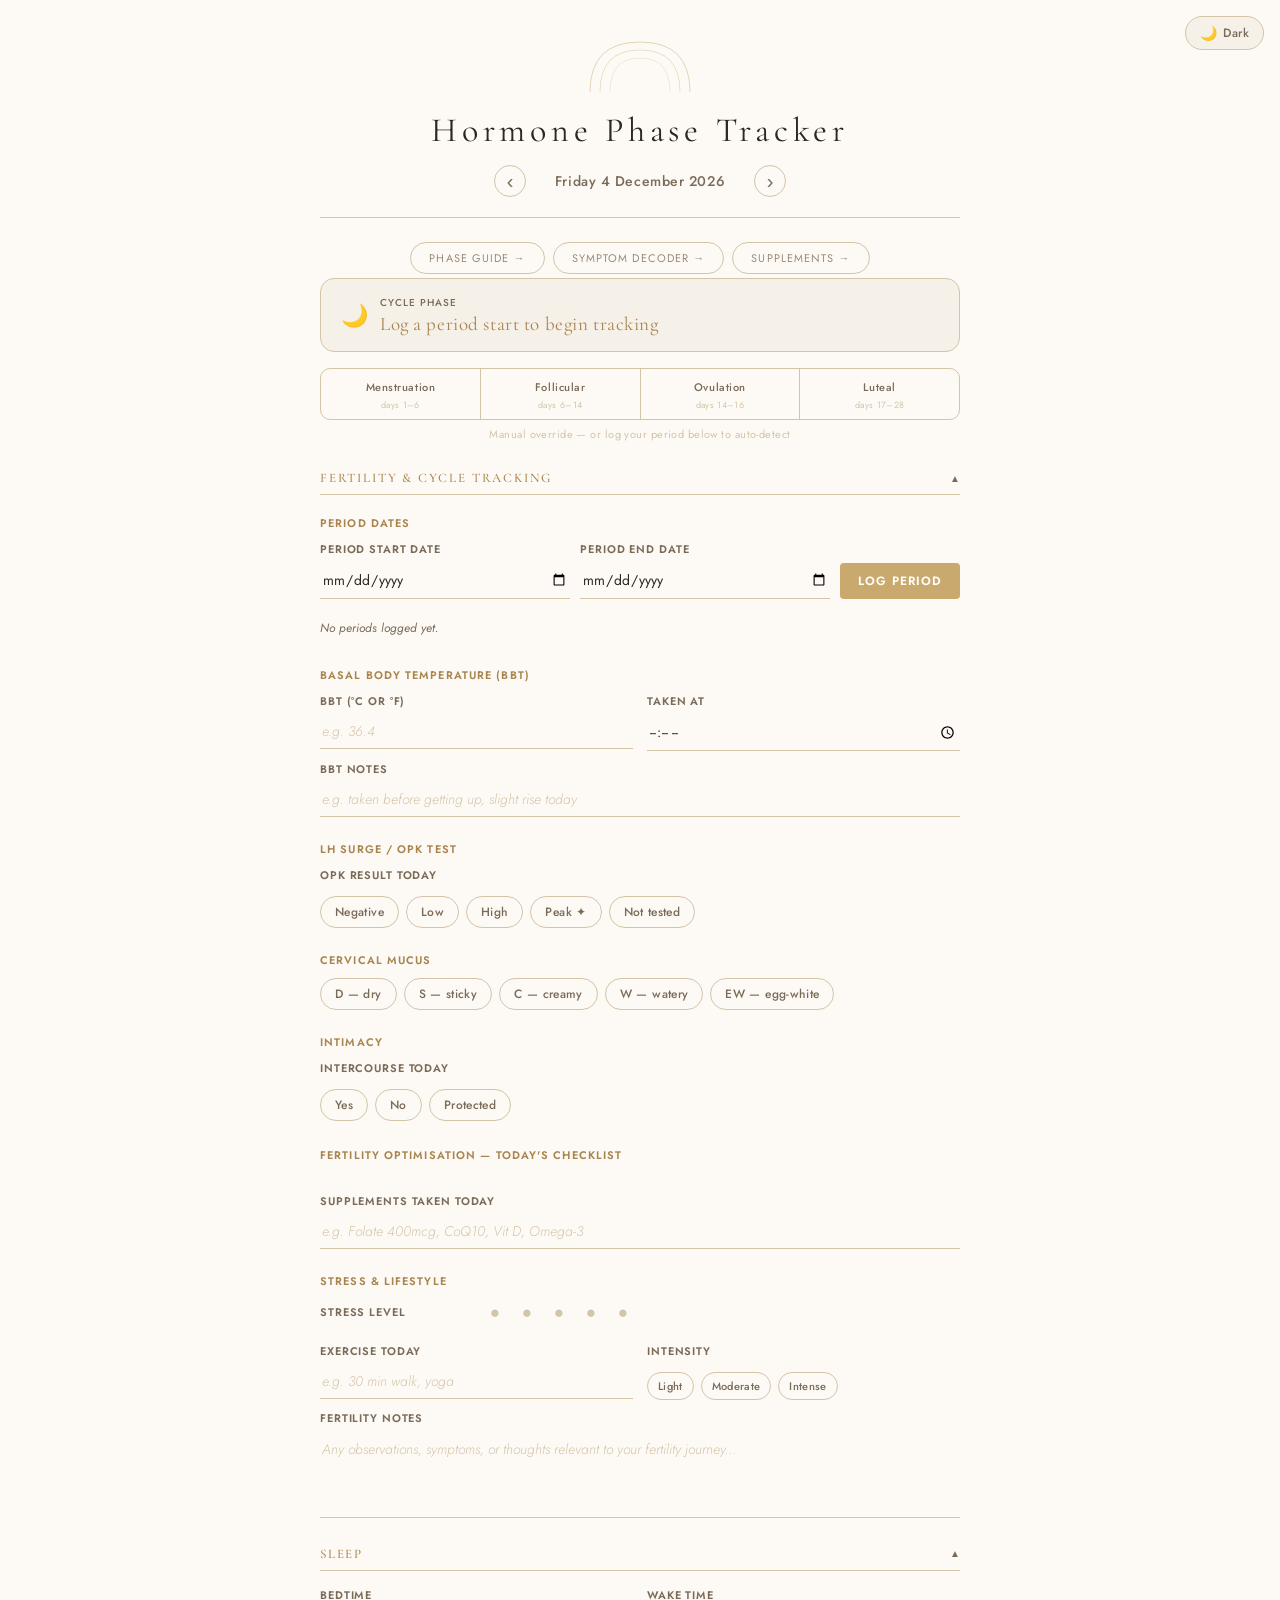
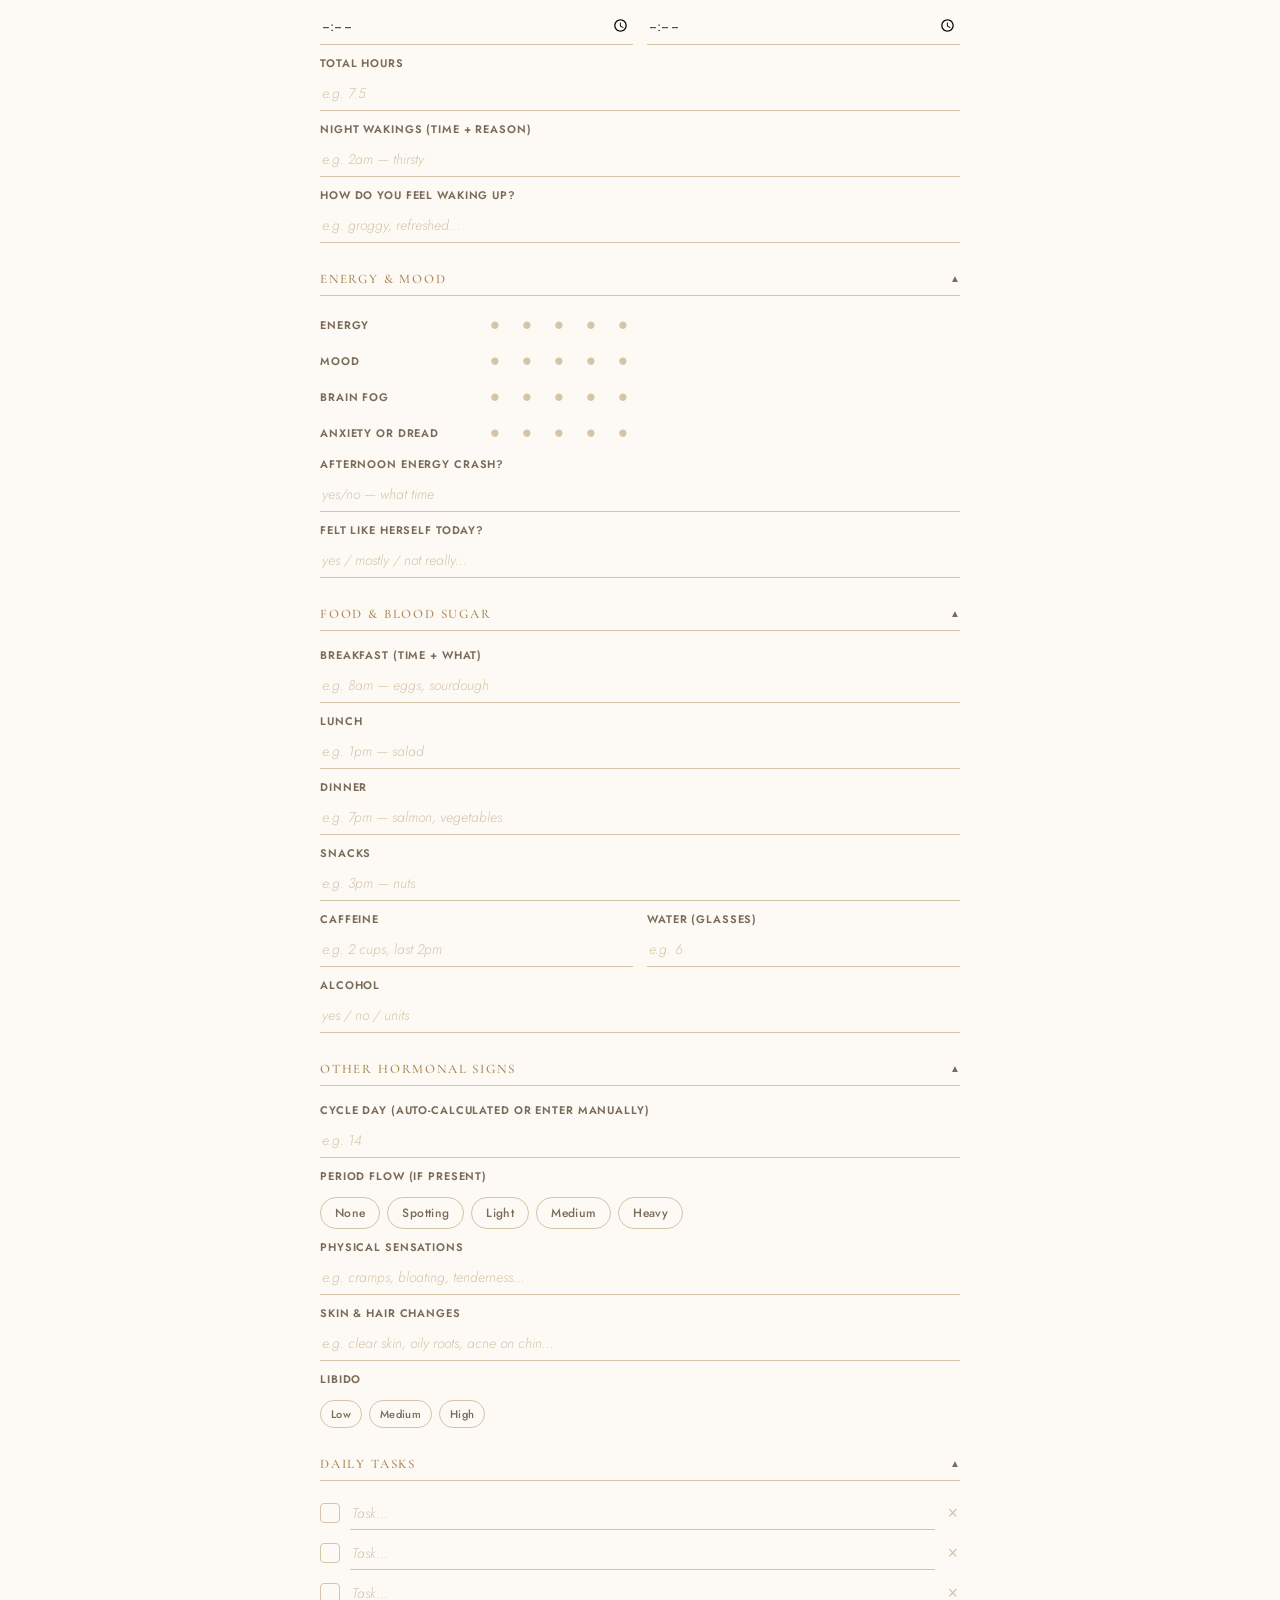
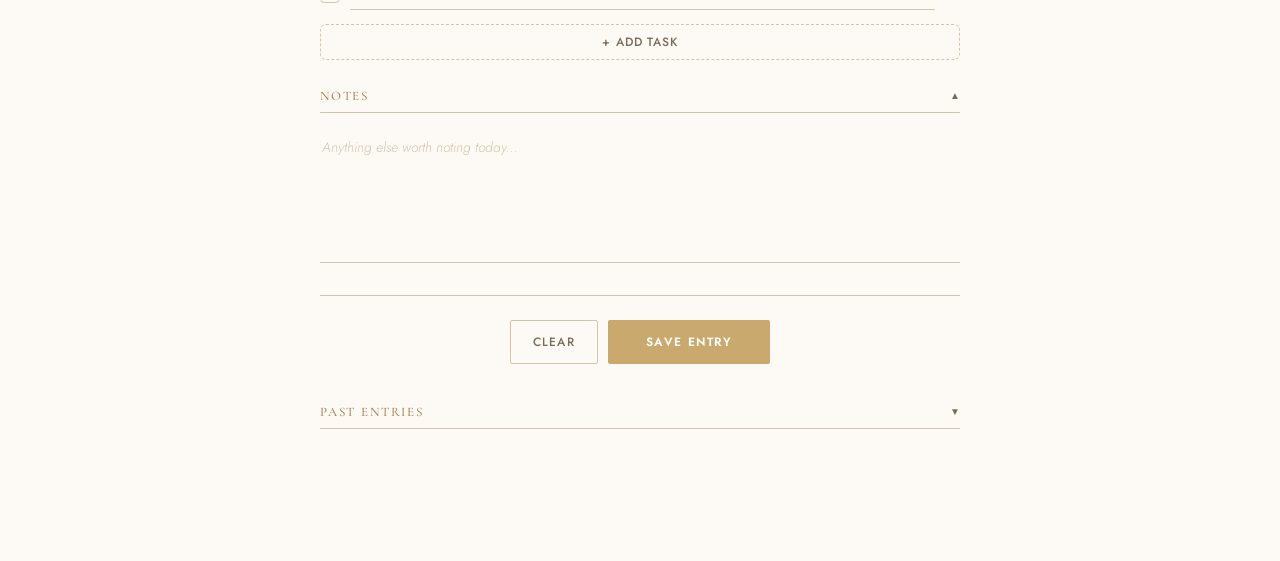
<file: index.html>
<!DOCTYPE html>
<html lang="en">
<head>
  <meta charset="UTF-8" />
  <meta name="viewport" content="width=device-width, initial-scale=1.0" />
  <title>Hormone Phase Tracker</title>
  <link rel="preconnect" href="https://fonts.googleapis.com" />
  <link rel="preconnect" href="https://fonts.gstatic.com" crossorigin />
  <link href="https://fonts.googleapis.com/css2?family=Cormorant+Garamond:ital,wght@0,300;0,400;1,300&family=Jost:wght@300;400&display=swap" rel="stylesheet" />
  <link rel="stylesheet" href="style.css" />
</head>
<body>
<button class="theme-toggle" id="themeToggle" onclick="toggleTheme()" aria-label="Toggle dark mode">
  <span class="toggle-icon" id="toggleIcon">🌙</span>
  <span id="toggleLabel">Dark</span>
</button>
<div class="app" id="app">

  <div class="toast" id="toast">Entry saved ✓</div>

  <!-- Header -->
  <header class="header">
    <div class="arch-decoration" aria-hidden="true">
      <svg viewBox="0 0 120 60" xmlns="http://www.w3.org/2000/svg" width="120" height="60">
        <path d="M10,60 Q10,10 60,10 Q110,10 110,60" fill="none" stroke="#c9a96e" stroke-width="0.8" opacity="0.6"/>
        <path d="M20,60 Q20,18 60,18 Q100,18 100,60" fill="none" stroke="#c9a96e" stroke-width="0.7" opacity="0.5"/>
        <path d="M30,60 Q30,26 60,26 Q90,26 90,60" fill="none" stroke="#c9a96e" stroke-width="0.6" opacity="0.4"/>
      </svg>
    </div>
    <h1>Hormone Phase Tracker</h1>
    <div class="date-row">
      <button class="date-nav" onclick="changeDate(-1)" aria-label="Previous day">&#8249;</button>
      <span class="date-display" id="dateDisplay"></span>
      <button class="date-nav" onclick="changeDate(1)" aria-label="Next day">&#8250;</button>
    </div>
  </header>

  <div style="text-align:center;margin:0.75rem 0 0.25rem;display:flex;gap:8px;justify-content:center;flex-wrap:wrap"><a href="phases.html" style="font-family:Jost,sans-serif;font-size:11px;letter-spacing:0.1em;color:#9a8a78;text-transform:uppercase;text-decoration:none;border:0.5px solid #d4c4a8;padding:7px 18px;border-radius:20px;display:inline-block">Phase guide →</a><a href="symptoms.html" style="font-family:Jost,sans-serif;font-size:11px;letter-spacing:0.1em;color:#9a8a78;text-transform:uppercase;text-decoration:none;border:0.5px solid #d4c4a8;padding:7px 18px;border-radius:20px;display:inline-block">Symptom decoder →</a><a href="supplements.html" style="font-family:Jost,sans-serif;font-size:11px;letter-spacing:0.1em;color:#9a8a78;text-transform:uppercase;text-decoration:none;border:0.5px solid #d4c4a8;padding:7px 18px;border-radius:20px;display:inline-block">Supplements →</a></div>

  <!-- Cycle Intelligence Banner -->
  <div class="cycle-intel" id="cycleIntel">
    <div class="intel-phase">
      <span class="intel-moon" id="intelMoon">🌙</span>
      <div>
        <div class="intel-label">cycle phase</div>
        <div class="intel-name" id="intelName">Log a period start to begin tracking</div>
      </div>
    </div>
    <div class="intel-stats" id="intelStats"></div>
  </div>

  <!-- Phase Wisdom Card -->
  <div class="phase-wisdom" id="phaseWisdom" style="display:none">
    <div class="wisdom-moon" id="wisdomMoon"></div>
    <blockquote class="wisdom-text" id="wisdomText"></blockquote>
  </div>

  <!-- Phase Selector (manual override) -->
  <div class="cycle-bar" role="group" aria-label="Cycle phase selector">
    <button class="cycle-phase" id="ph-menstruation" onclick="setPhase('menstruation')">Menstruation<span class="days">days 1–6</span></button>
    <button class="cycle-phase" id="ph-follicular"   onclick="setPhase('follicular')">Follicular<span class="days">days 6–14</span></button>
    <button class="cycle-phase" id="ph-ovulation"    onclick="setPhase('ovulation')">Ovulation<span class="days">days 14–16</span></button>
    <button class="cycle-phase" id="ph-luteal"       onclick="setPhase('luteal')">Luteal<span class="days">days 17–28</span></button>
  </div>
  <p class="override-note">Manual override — or log your period below to auto-detect</p>

  <!-- ══ FERTILITY TRACKING ══ -->
  <section class="section">
    <div class="section-header" onclick="toggle('fertility')" role="button" aria-expanded="true" aria-controls="fertility">
      <h2>Fertility &amp; Cycle Tracking</h2>
      <span class="section-toggle open" id="tog-fertility" aria-hidden="true">▲</span>
    </div>
    <div class="section-body" id="fertility">

      <!-- Period log -->
      <div class="subsection-label">Period dates</div>
      <div class="period-log-row">
        <div class="field" style="flex:1">
          <label for="periodStart">Period start date</label>
          <input type="date" id="periodStart" />
        </div>
        <div class="field" style="flex:1">
          <label for="periodEnd">Period end date</label>
          <input type="date" id="periodEnd" />
        </div>
        <button class="btn-log-period" onclick="logPeriod()">Log period</button>
      </div>

      <!-- Period history mini list -->
      <div id="periodHistory" class="period-history"></div>

      <!-- Predicted window -->
      <div class="prediction-card" id="predictionCard" style="display:none">
        <div class="pred-row" id="predCycleLen"></div>
        <div class="pred-row" id="predNextPeriod"></div>
        <div class="pred-row fertile" id="predFertileWindow"></div>
        <div class="pred-row ovulation" id="predOvulation"></div>
      </div>

      <!-- BBT -->
      <div class="subsection-label" style="margin-top:14px">Basal body temperature (BBT)</div>
      <div class="row-2">
        <div class="field">
          <label for="bbt">BBT (°C or °F)</label>
          <input type="text" id="bbt" placeholder="e.g. 36.4" />
        </div>
        <div class="field">
          <label for="bbtTime">Taken at</label>
          <input type="time" id="bbtTime" />
        </div>
      </div>
      <div class="field">
        <label for="bbtNotes">BBT notes</label>
        <input type="text" id="bbtNotes" placeholder="e.g. taken before getting up, slight rise today" />
      </div>

      <!-- LH / OPK -->
      <div class="subsection-label" style="margin-top:14px">LH surge / OPK test</div>
      <div class="field">
        <label>OPK result today</label>
        <div class="pill-grid" style="margin-top:8px" role="group" aria-label="OPK result">
          <button class="pill-btn" onclick="selectPill(this,'opk','negative')"    data-group="opk">Negative</button>
          <button class="pill-btn" onclick="selectPill(this,'opk','low')"         data-group="opk">Low</button>
          <button class="pill-btn" onclick="selectPill(this,'opk','high')"        data-group="opk">High</button>
          <button class="pill-btn" onclick="selectPill(this,'opk','peak')"        data-group="opk">Peak ✦</button>
          <button class="pill-btn" onclick="selectPill(this,'opk','not-tested')"  data-group="opk">Not tested</button>
        </div>
      </div>

      <!-- Cervical mucus (moved here, more relevant) -->
      <div class="subsection-label" style="margin-top:14px">Cervical mucus</div>
      <div class="field">
        <div class="pill-grid" role="group" aria-label="Cervical mucus type">
          <button class="pill-btn" onclick="selectPill(this,'mucus','D')"  data-group="mucus">D — dry</button>
          <button class="pill-btn" onclick="selectPill(this,'mucus','S')"  data-group="mucus">S — sticky</button>
          <button class="pill-btn" onclick="selectPill(this,'mucus','C')"  data-group="mucus">C — creamy</button>
          <button class="pill-btn" onclick="selectPill(this,'mucus','W')"  data-group="mucus">W — watery</button>
          <button class="pill-btn" onclick="selectPill(this,'mucus','EW')" data-group="mucus">EW — egg-white</button>
        </div>
      </div>

      <!-- Intimacy -->
      <div class="subsection-label" style="margin-top:14px">Intimacy</div>
      <div class="field">
        <label>Intercourse today</label>
        <div class="pill-grid" style="margin-top:8px" role="group" aria-label="Intimacy">
          <button class="pill-btn" onclick="selectPill(this,'intimacy','yes')"             data-group="intimacy">Yes</button>
          <button class="pill-btn" onclick="selectPill(this,'intimacy','no')"              data-group="intimacy">No</button>
          <button class="pill-btn" onclick="selectPill(this,'intimacy','protected')"       data-group="intimacy">Protected</button>
        </div>
      </div>

      <!-- Fertility optimisation checklist -->
      <div class="subsection-label" style="margin-top:16px">Fertility optimisation — today's checklist</div>
      <div class="fertility-checklist" id="fertilityChecklist"></div>

      <!-- Supplements -->
      <div class="field" style="margin-top:10px">
        <label for="supplements">Supplements taken today</label>
        <input type="text" id="supplements" placeholder="e.g. Folate 400mcg, CoQ10, Vit D, Omega-3" />
      </div>

      <!-- Stress -->
      <div class="subsection-label" style="margin-top:14px">Stress &amp; lifestyle</div>
      <div class="rating-row">
        <label>Stress level</label>
        <div class="stars" id="stars-stress" role="group" aria-label="Stress level out of 5"></div>
      </div>
      <div class="row-2" style="margin-top:8px">
        <div class="field">
          <label for="exercise">Exercise today</label>
          <input type="text" id="exercise" placeholder="e.g. 30 min walk, yoga" />
        </div>
        <div class="field">
          <label for="exerciseIntensity">Intensity</label>
          <div class="pill-grid" style="margin-top:8px" role="group">
            <button class="pill-btn sm" onclick="selectPill(this,'intensity','light')"    data-group="intensity">Light</button>
            <button class="pill-btn sm" onclick="selectPill(this,'intensity','moderate')" data-group="intensity">Moderate</button>
            <button class="pill-btn sm" onclick="selectPill(this,'intensity','intense')"  data-group="intensity">Intense</button>
          </div>
        </div>
      </div>
      <div class="field">
        <label for="fertilityNotes">Fertility notes</label>
        <textarea id="fertilityNotes" rows="3" placeholder="Any observations, symptoms, or thoughts relevant to your fertility journey..."></textarea>
      </div>

    </div>
  </section>

  <!-- Sleep -->
  <section class="section">
    <div class="section-header" onclick="toggle('sleep')" role="button" aria-expanded="true" aria-controls="sleep">
      <h2>Sleep</h2>
      <span class="section-toggle open" id="tog-sleep" aria-hidden="true">▲</span>
    </div>
    <div class="section-body" id="sleep">
      <div class="row-2">
        <div class="field"><label for="bedtime">Bedtime</label><input type="time" id="bedtime" /></div>
        <div class="field"><label for="waketime">Wake time</label><input type="time" id="waketime" /></div>
      </div>
      <div class="field"><label for="totalhours">Total hours</label><input type="text" id="totalhours" placeholder="e.g. 7.5" /></div>
      <div class="field"><label for="nightwakings">Night wakings (time + reason)</label><input type="text" id="nightwakings" placeholder="e.g. 2am — thirsty" /></div>
      <div class="field"><label for="wakefeeling">How do you feel waking up?</label><input type="text" id="wakefeeling" placeholder="e.g. groggy, refreshed..." /></div>
    </div>
  </section>

  <!-- Energy & Mood -->
  <section class="section">
    <div class="section-header" onclick="toggle('energy')" role="button" aria-expanded="true" aria-controls="energy">
      <h2>Energy &amp; Mood</h2>
      <span class="section-toggle open" id="tog-energy" aria-hidden="true">▲</span>
    </div>
    <div class="section-body" id="energy">
      <div class="rating-row"><label>Energy</label><div class="stars" id="stars-energy" role="group" aria-label="Energy rating out of 5"></div></div>
      <div class="rating-row"><label>Mood</label><div class="stars" id="stars-mood" role="group" aria-label="Mood rating out of 5"></div></div>
      <div class="rating-row"><label>Brain fog</label><div class="stars" id="stars-fog" role="group" aria-label="Brain fog rating out of 5"></div></div>
      <div class="rating-row"><label>Anxiety or dread</label><div class="stars" id="stars-anxiety" role="group" aria-label="Anxiety rating out of 5"></div></div>
      <div class="field"><label for="crash">Afternoon energy crash?</label><input type="text" id="crash" placeholder="yes/no — what time" /></div>
      <div class="field"><label for="herself">Felt like herself today?</label><input type="text" id="herself" placeholder="yes / mostly / not really..." /></div>
    </div>
  </section>

  <!-- Food & Blood Sugar -->
  <section class="section">
    <div class="section-header" onclick="toggle('food')" role="button" aria-expanded="true" aria-controls="food">
      <h2>Food &amp; Blood Sugar</h2>
      <span class="section-toggle open" id="tog-food" aria-hidden="true">▲</span>
    </div>
    <div class="section-body" id="food">
      <div class="field"><label for="breakfast">Breakfast (time + what)</label><input type="text" id="breakfast" placeholder="e.g. 8am — eggs, sourdough" /></div>
      <div class="field"><label for="lunch">Lunch</label><input type="text" id="lunch" placeholder="e.g. 1pm — salad" /></div>
      <div class="field"><label for="dinner">Dinner</label><input type="text" id="dinner" placeholder="e.g. 7pm — salmon, vegetables" /></div>
      <div class="field"><label for="snacks">Snacks</label><input type="text" id="snacks" placeholder="e.g. 3pm — nuts" /></div>
      <div class="row-2">
        <div class="field"><label for="caffeine">Caffeine</label><input type="text" id="caffeine" placeholder="e.g. 2 cups, last 2pm" /></div>
        <div class="field"><label for="water">Water (glasses)</label><input type="text" id="water" placeholder="e.g. 6" /></div>
      </div>
      <div class="field"><label for="alcohol">Alcohol</label><input type="text" id="alcohol" placeholder="yes / no / units" /></div>
    </div>
  </section>

  <!-- Cycle & Hormonal Signs -->
  <section class="section">
    <div class="section-header" onclick="toggle('cycle')" role="button" aria-expanded="true" aria-controls="cycle">
      <h2>Other Hormonal Signs</h2>
      <span class="section-toggle open" id="tog-cycle" aria-hidden="true">▲</span>
    </div>
    <div class="section-body" id="cycle">
      <div class="field"><label for="cycleday">Cycle day (auto-calculated or enter manually)</label><input type="number" id="cycleday" min="1" max="40" placeholder="e.g. 14" /></div>
      <div class="field">
        <label>Period flow (if present)</label>
        <div class="pill-grid" style="margin-top:8px" role="group" aria-label="Period flow">
          <button class="pill-btn" onclick="selectPill(this,'period','none')"     data-group="period">None</button>
          <button class="pill-btn" onclick="selectPill(this,'period','spotting')" data-group="period">Spotting</button>
          <button class="pill-btn" onclick="selectPill(this,'period','light')"    data-group="period">Light</button>
          <button class="pill-btn" onclick="selectPill(this,'period','medium')"   data-group="period">Medium</button>
          <button class="pill-btn" onclick="selectPill(this,'period','heavy')"    data-group="period">Heavy</button>
        </div>
      </div>
      <div class="field"><label for="sensations">Physical sensations</label><input type="text" id="sensations" placeholder="e.g. cramps, bloating, tenderness..." /></div>
      <div class="field"><label for="skinHair">Skin &amp; hair changes</label><input type="text" id="skinHair" placeholder="e.g. clear skin, oily roots, acne on chin..." /></div>
      <div class="field"><label for="libido">Libido</label>
        <div class="pill-grid" style="margin-top:8px" role="group">
          <button class="pill-btn sm" onclick="selectPill(this,'libido','low')"    data-group="libido">Low</button>
          <button class="pill-btn sm" onclick="selectPill(this,'libido','medium')" data-group="libido">Medium</button>
          <button class="pill-btn sm" onclick="selectPill(this,'libido','high')"   data-group="libido">High</button>
        </div>
      </div>
    </div>
  </section>

  <!-- Daily Tasks -->
  <section class="section">
    <div class="section-header" onclick="toggle('tasks')" role="button" aria-expanded="true" aria-controls="tasks">
      <h2>Daily Tasks</h2>
      <span class="section-toggle open" id="tog-tasks" aria-hidden="true">▲</span>
    </div>
    <div class="section-body" id="tasks">
      <div class="tasks-area" id="tasksArea"></div>
      <button class="add-task" onclick="addTask()">+ add task</button>
    </div>
  </section>

  <!-- Notes -->
  <section class="section">
    <div class="section-header" onclick="toggle('notes')" role="button" aria-expanded="true" aria-controls="notes">
      <h2>Notes</h2>
      <span class="section-toggle open" id="tog-notes" aria-hidden="true">▲</span>
    </div>
    <div class="section-body" id="notes">
      <div class="field"><textarea id="notesText" rows="5" placeholder="Anything else worth noting today..."></textarea></div>
    </div>
  </section>

  <!-- Save Bar -->
  <div class="save-bar">
    <button class="btn-clear" onclick="clearAll()">Clear</button>
    <button class="btn-save" onclick="saveEntry()">Save entry</button>
  </div>

  <!-- Past Entries -->
  <section class="section" style="margin-top:2rem">
    <div class="section-header" onclick="toggle('history')" role="button" aria-expanded="false" aria-controls="history">
      <h2>Past Entries</h2>
      <span class="section-toggle" id="tog-history" aria-hidden="true">▼</span>
    </div>
    <div class="section-body hidden" id="history">
      <div id="historyList" class="history-list"></div>
      <p class="history-empty" id="historyEmpty">No saved entries yet.</p>
    </div>
  </section>

</div><!-- /app -->
<script src="app.js"></script>
</body>
</html>
</file>
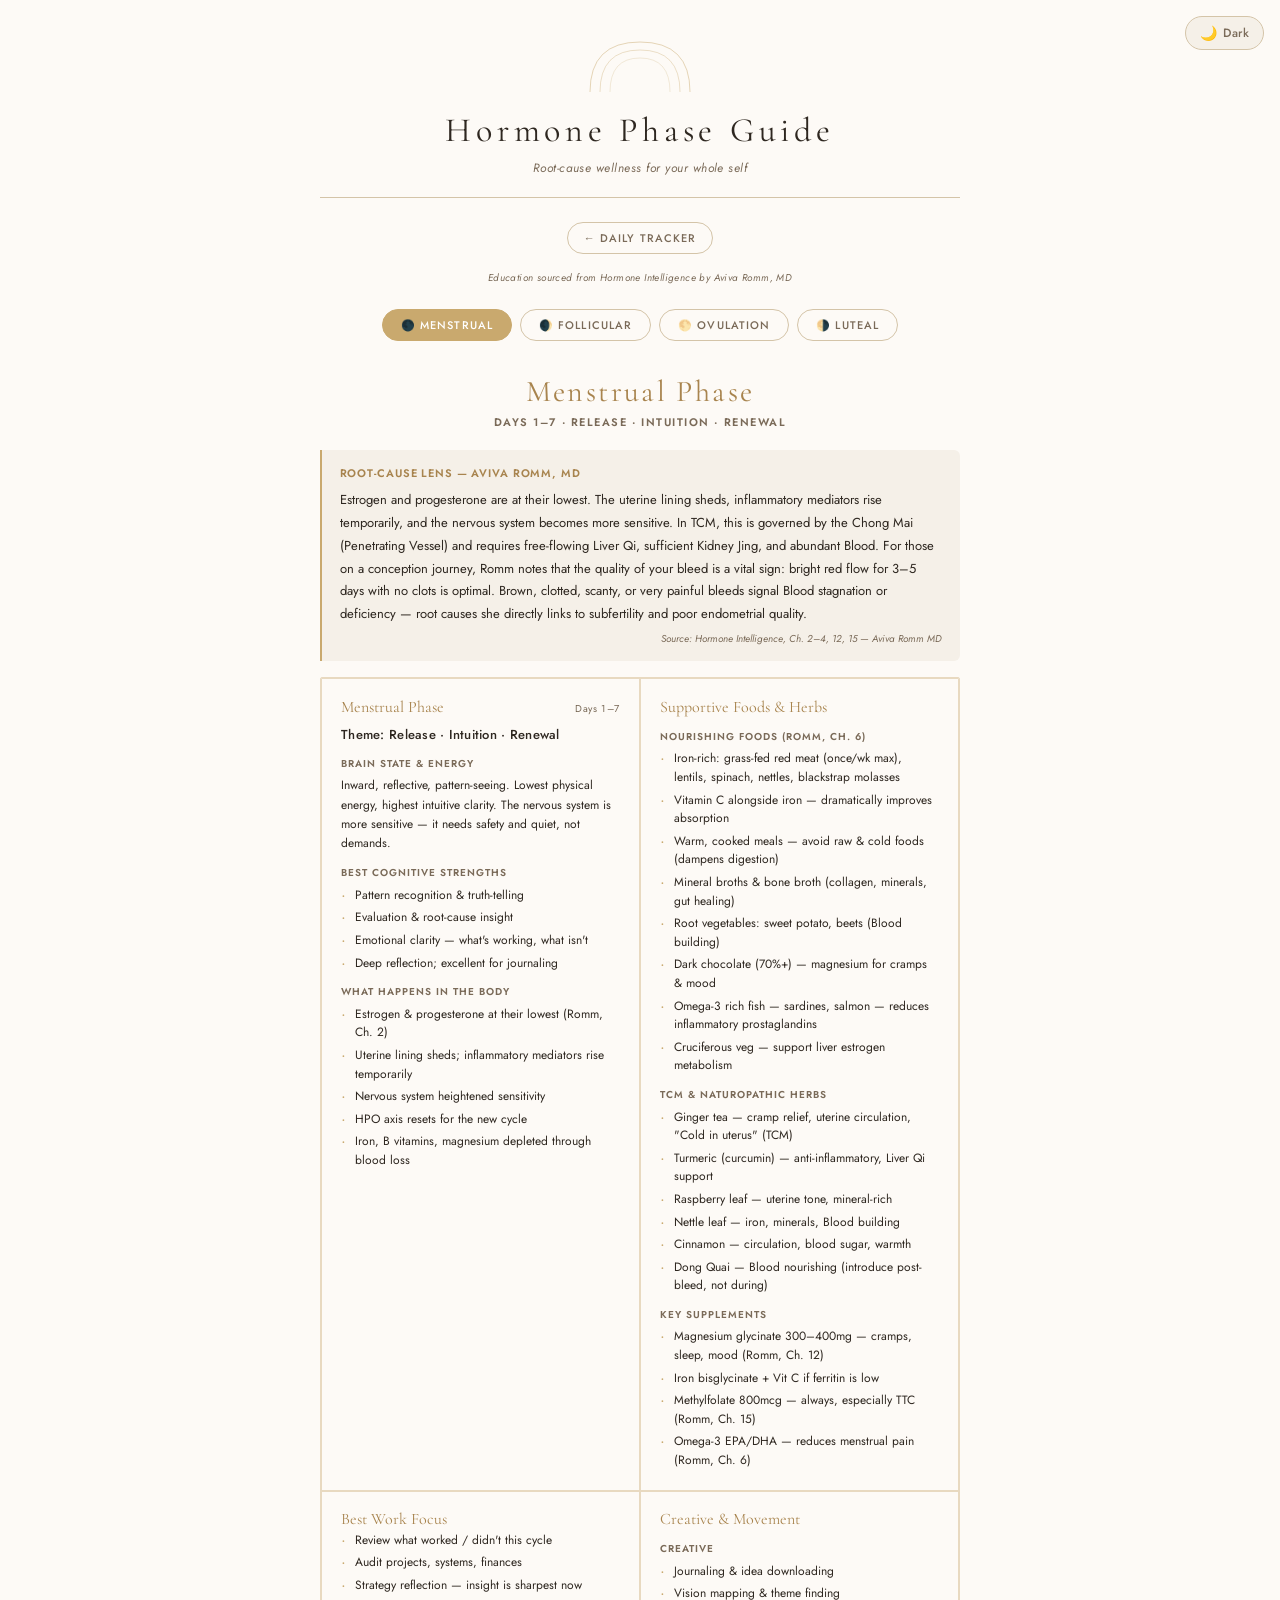
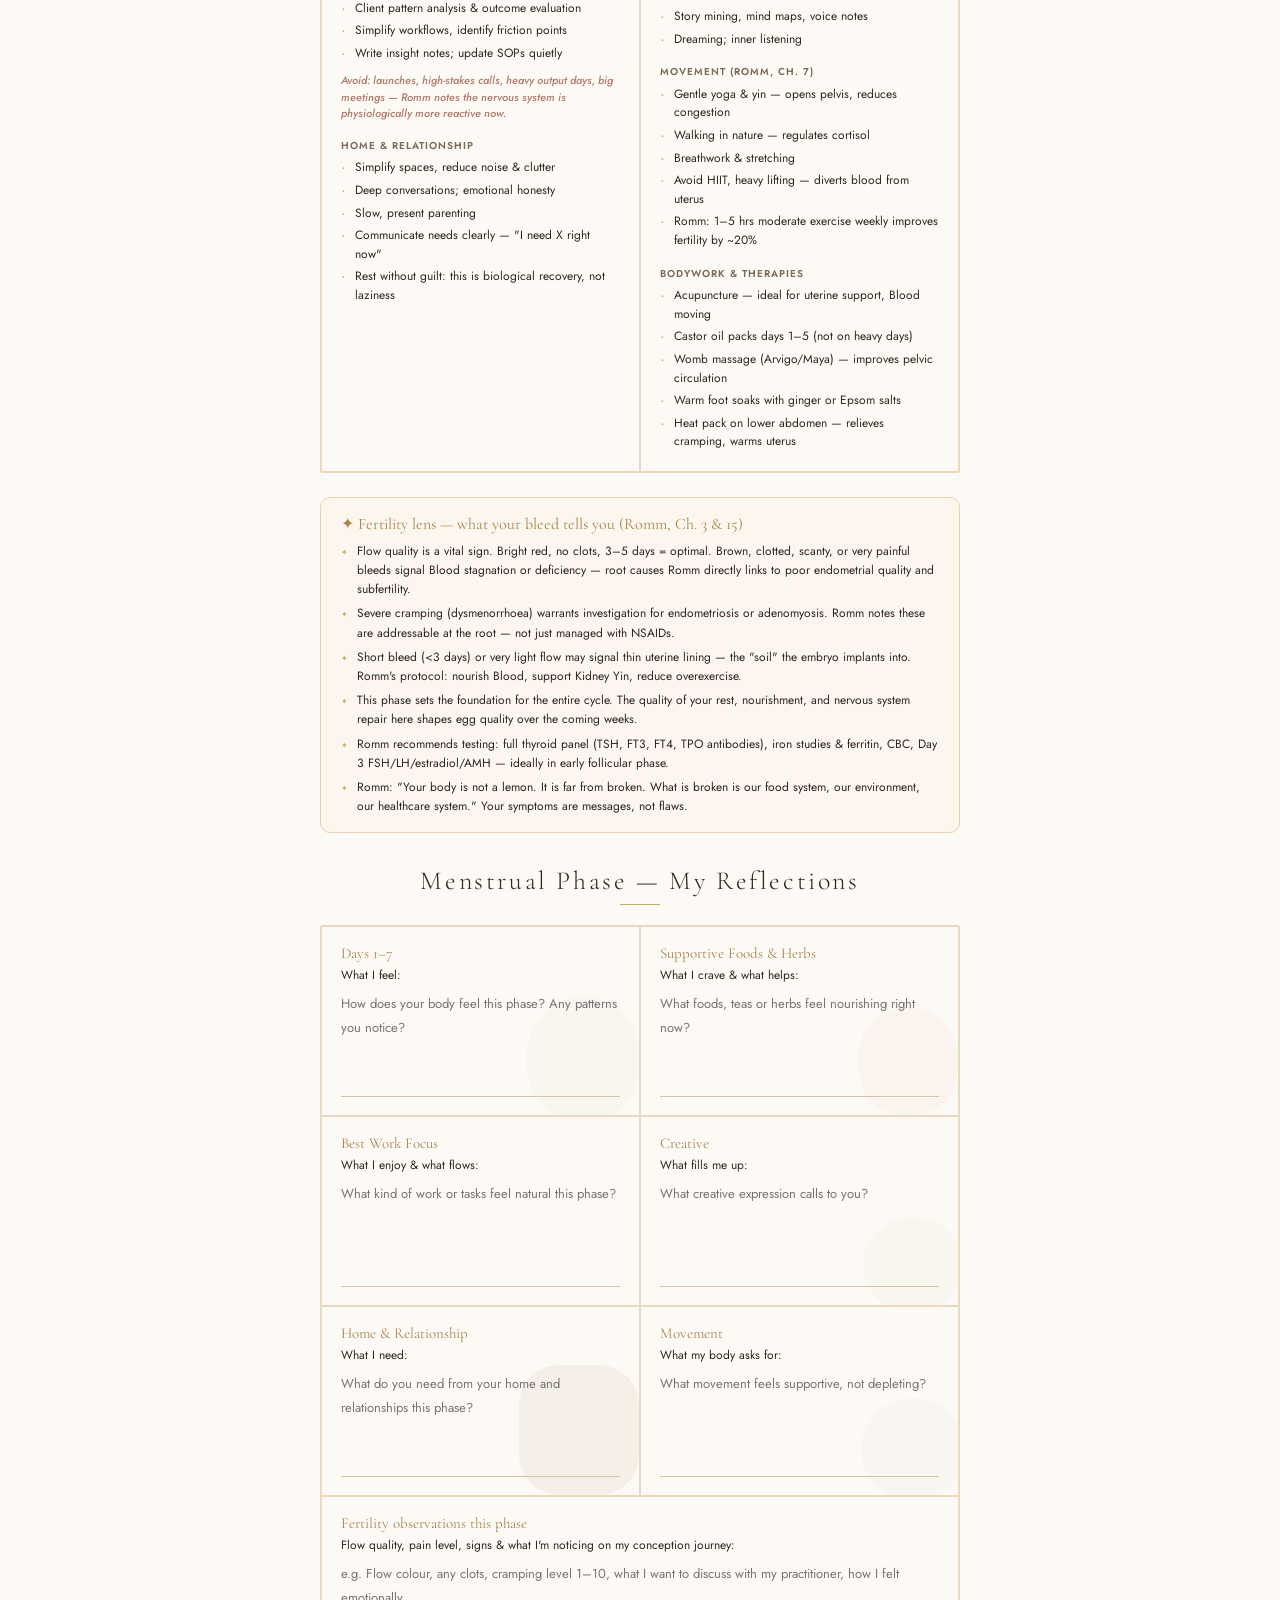
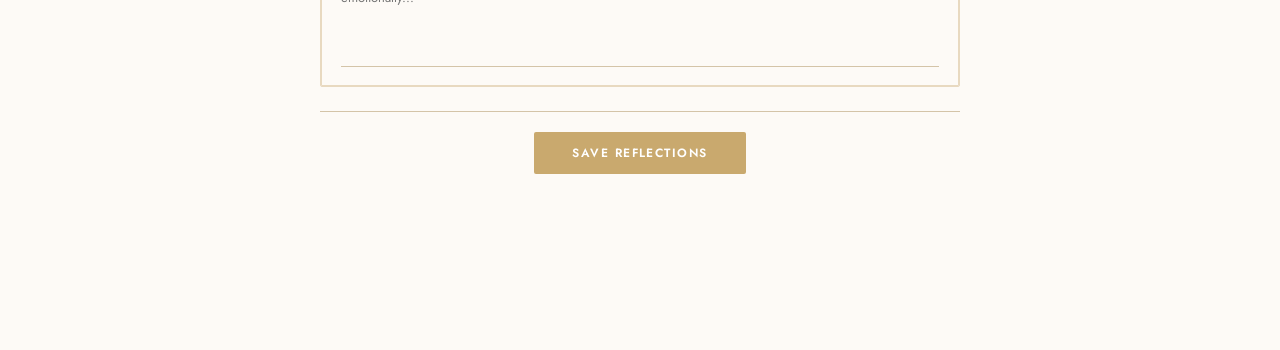
<file: phases.html>
<!DOCTYPE html>
<html lang="en">
<head>
  <meta charset="UTF-8" />
  <meta name="viewport" content="width=device-width, initial-scale=1.0" />
  <title>Hormone Phase Guide</title>
  <link rel="preconnect" href="https://fonts.googleapis.com" />
  <link rel="preconnect" href="https://fonts.gstatic.com" crossorigin />
  <link href="https://fonts.googleapis.com/css2?family=Cormorant+Garamond:ital,wght@0,300;0,400;1,300;1,400&family=Jost:wght@300;400;500;600&display=swap" rel="stylesheet" />
  <link rel="stylesheet" href="style.css" />
  <style>
    .phase-nav{display:flex;justify-content:center;gap:8px;padding:1.5rem 0 0.5rem;flex-wrap:wrap}
    .phase-nav-btn{font-family:'Jost',sans-serif;font-weight:500;font-size:11px;letter-spacing:0.1em;text-transform:uppercase;border:0.5px solid var(--border);background:none;color:var(--muted);padding:7px 18px;border-radius:20px;cursor:pointer;transition:all 0.2s}
    .phase-nav-btn:hover{border-color:var(--sand);color:var(--sand-dark)}
    .phase-nav-btn.active{background:var(--sand);color:#fff;border-color:var(--sand)}
    .phase-page{display:none;padding-bottom:4rem}
    .phase-page.visible{display:block}
    .overview-title{text-align:center;font-family:'Cormorant Garamond',serif;font-size:clamp(22px,5vw,30px);font-weight:400;color:var(--sand-dark);letter-spacing:0.08em;margin:1.5rem 0 0.25rem}
    .overview-subtitle{text-align:center;font-size:11px;font-weight:600;letter-spacing:0.14em;color:var(--muted);text-transform:uppercase;margin-bottom:1.25rem}
    .overview-grid{display:grid;grid-template-columns:1fr 1fr;border:0.5px solid var(--sand-light);border-radius:2px;overflow:hidden;margin-bottom:1.5rem}
    .og-cell{border:0.5px solid var(--sand-light);padding:1.1rem 1.2rem 1.25rem}
    .og-cell-header{font-family:'Cormorant Garamond',serif;font-size:16px;font-weight:400;color:var(--sand-dark);margin-bottom:0.1rem;display:flex;align-items:baseline;justify-content:space-between;gap:8px}
    .og-cell-days{font-family:'Jost',sans-serif;font-size:10px;font-weight:400;color:var(--muted);letter-spacing:0.06em}
    .og-theme{font-size:13px;font-weight:500;color:var(--text);margin:0.5rem 0 0.75rem;letter-spacing:0.02em}
    .og-block-label{font-size:10px;font-weight:600;letter-spacing:0.1em;color:var(--muted);text-transform:uppercase;margin:0.75rem 0 0.35rem}
    .og-list{list-style:none;padding:0;margin:0;display:flex;flex-direction:column;gap:4px}
    .og-list li{font-size:12px;font-weight:400;color:var(--text);line-height:1.55;padding-left:14px;position:relative}
    .og-list li::before{content:'·';position:absolute;left:0;color:var(--sand);font-size:16px;line-height:1.1}
    .og-avoid{font-size:11px;font-weight:500;color:#b07a6a;font-style:italic;margin-top:0.625rem;line-height:1.5}
    .tcm-box{background:var(--sand-pale);border-left:2px solid var(--sand);border-radius:0 6px 6px 0;padding:0.875rem 1.1rem;margin:1rem 0;font-size:13px;font-weight:400;color:var(--text);line-height:1.75}
    .tcm-box strong{font-weight:600;color:var(--sand-dark);display:block;font-size:11px;letter-spacing:0.08em;text-transform:uppercase;margin-bottom:6px}
    .source-note{font-size:10px;font-weight:400;color:var(--muted);font-style:italic;text-align:right;margin-top:4px}
    .fertility-banner{background:#fdf6ee;border:0.5px solid #e8d0b0;border-radius:10px;padding:1rem 1.25rem;margin-bottom:1.25rem}
    .fertility-banner-title{font-family:'Cormorant Garamond',serif;font-size:16px;font-weight:400;color:var(--sand-dark);margin-bottom:0.5rem;display:flex;align-items:center;gap:8px}
    .fertility-banner ul{list-style:none;padding:0;margin:0;display:flex;flex-direction:column;gap:5px}
    .fertility-banner li{font-size:12px;font-weight:400;color:var(--text);line-height:1.6;padding-left:16px;position:relative}
    .fertility-banner li::before{content:'✦';position:absolute;left:0;color:var(--sand);font-size:8px;top:4px}
    .reflection-title{text-align:center;font-family:'Cormorant Garamond',serif;font-size:clamp(20px,4vw,26px);font-weight:300;color:var(--text);letter-spacing:0.1em;margin:2rem 0 0.25rem}
    .reflection-divider{width:40px;height:0.5px;background:var(--sand);margin:0.5rem auto 1.25rem}
    .reflection-grid{display:grid;grid-template-columns:1fr 1fr;border:0.5px solid var(--sand-light);border-radius:2px;overflow:hidden}
    .rg-cell{border:0.5px solid var(--sand-light);padding:1.1rem 1.2rem;min-height:190px;display:flex;flex-direction:column;position:relative;overflow:hidden}
    .rg-cell-title{font-family:'Cormorant Garamond',serif;font-size:15px;font-weight:400;color:var(--sand-dark);margin-bottom:4px}
    .rg-cell-prompt{font-size:12px;font-weight:400;color:var(--text);margin-bottom:0.5rem}
    .rg-textarea{flex:1;background:none;border:none;border-bottom:0.5px solid var(--border);font-family:'Jost',sans-serif;font-size:13px;font-weight:400;color:var(--text);resize:none;outline:none;line-height:1.8;min-height:80px;width:100%;position:relative;z-index:1}
    .rg-textarea:focus{border-bottom-color:var(--sand)}
    .rg-blob{position:absolute;bottom:-10px;right:-10px;opacity:0.15;pointer-events:none}
    .back-link{display:inline-flex;align-items:center;gap:6px;font-size:11px;font-weight:500;letter-spacing:0.1em;color:var(--muted);text-transform:uppercase;text-decoration:none;border:0.5px solid var(--border);padding:7px 16px;border-radius:20px;transition:all 0.2s;margin-bottom:0.5rem}
    .back-link:hover{border-color:var(--sand);color:var(--sand)}
    .save-reflections{text-align:center;margin-top:1.5rem;padding-top:1.25rem;border-top:0.5px solid var(--border)}
    /* dark mode overrides */
    [data-theme="dark"] .og-cell,[data-theme="dark"] .rg-cell{background:#231c15}
    [data-theme="dark"] .overview-grid,[data-theme="dark"] .reflection-grid{border-color:var(--border)}
    [data-theme="dark"] .tcm-box{background:#2a2118}
    [data-theme="dark"] .fertility-banner{background:#231c15;border-color:var(--border)}
    [data-theme="dark"] .rg-textarea{color:var(--text)}
    [data-theme="dark"] body{background:#1a1410;color:#f0e8dc}
    [data-theme="dark"] .og-list li,[data-theme="dark"] .og-theme,[data-theme="dark"] .tcm-box{color:#e0d4c4}
    [data-theme="dark"] .og-block-label{color:#a89880}
    [data-theme="dark"] .og-avoid{color:#c09888}
    [data-theme="dark"] .fertility-banner li{color:#e0d4c4}
    @media(max-width:520px){.overview-grid,.reflection-grid{grid-template-columns:1fr}.og-cell-header{flex-direction:column;gap:2px}}
  </style>
</head>
<body>
<button class="theme-toggle" id="themeToggle" onclick="toggleTheme()" aria-label="Toggle dark mode">
  <span class="toggle-icon" id="toggleIcon">🌙</span>
  <span id="toggleLabel">Dark</span>
</button>

<div class="app">
  <div class="toast" id="toast">Reflections saved ✓</div>

  <header class="header">
    <div class="arch-decoration" aria-hidden="true">
      <svg viewBox="0 0 120 60" xmlns="http://www.w3.org/2000/svg" width="120" height="60">
        <path d="M10,60 Q10,10 60,10 Q110,10 110,60" fill="none" stroke="#c9a96e" stroke-width="0.8" opacity="0.6"/>
        <path d="M20,60 Q20,18 60,18 Q100,18 100,60" fill="none" stroke="#c9a96e" stroke-width="0.7" opacity="0.5"/>
        <path d="M30,60 Q30,26 60,26 Q90,26 90,60" fill="none" stroke="#c9a96e" stroke-width="0.6" opacity="0.4"/>
      </svg>
    </div>
    <h1>Hormone Phase Guide</h1>
    <p style="font-size:12px;color:var(--muted);margin-top:0.5rem;letter-spacing:0.04em;font-style:italic">Root-cause wellness for your whole self</p>
  </header>

  <div style="text-align:center;margin-top:0.75rem">
    <a href="index.html" class="back-link">← Daily tracker</a>
  </div>
  <p style="text-align:center;font-size:10px;color:var(--muted);margin:0.5rem 0 0;font-style:italic;letter-spacing:0.04em">Education sourced from <em>Hormone Intelligence</em> by Aviva Romm, MD</p>

  <nav class="phase-nav" aria-label="Phase selector">
    <button class="phase-nav-btn active" onclick="showPhase('menstrual',this)">🌑 Menstrual</button>
    <button class="phase-nav-btn"        onclick="showPhase('follicular',this)">🌒 Follicular</button>
    <button class="phase-nav-btn"        onclick="showPhase('ovulation',this)">🌕 Ovulation</button>
    <button class="phase-nav-btn"        onclick="showPhase('luteal',this)">🌗 Luteal</button>
  </nav>


  <!-- ══ MENSTRUAL ══════════════════════════ -->
  <div class="phase-page visible" id="page-menstrual">
    <div class="overview-title">Menstrual Phase</div>
    <div class="overview-subtitle">Days 1–7 · Release · Intuition · Renewal</div>

    <div class="tcm-box">
      <strong>Root-Cause Lens — Aviva Romm, MD</strong>
      Estrogen and progesterone are at their lowest. The uterine lining sheds, inflammatory mediators rise temporarily, and the nervous system becomes more sensitive. In TCM, this is governed by the Chong Mai (Penetrating Vessel) and requires free-flowing Liver Qi, sufficient Kidney Jing, and abundant Blood. For those on a conception journey, Romm notes that the quality of your bleed is a vital sign: bright red flow for 3–5 days with no clots is optimal. Brown, clotted, scanty, or very painful bleeds signal Blood stagnation or deficiency — root causes she directly links to subfertility and poor endometrial quality.
      <div class="source-note">Source: Hormone Intelligence, Ch. 2–4, 12, 15 — Aviva Romm MD</div>
    </div>

    <div class="overview-grid">
      <div class="og-cell">
        <div class="og-cell-header">Menstrual Phase <span class="og-cell-days">Days 1–7</span></div>
        <div class="og-theme">Theme: Release · Intuition · Renewal</div>
        <div class="og-block-label">Brain state &amp; energy</div>
        <p style="font-size:12px;font-weight:400;color:var(--text);line-height:1.6;margin-bottom:0.5rem">Inward, reflective, pattern-seeing. Lowest physical energy, highest intuitive clarity. The nervous system is more sensitive — it needs safety and quiet, not demands.</p>
        <div class="og-block-label">Best cognitive strengths</div>
        <ul class="og-list">
          <li>Pattern recognition &amp; truth-telling</li>
          <li>Evaluation &amp; root-cause insight</li>
          <li>Emotional clarity — what's working, what isn't</li>
          <li>Deep reflection; excellent for journaling</li>
        </ul>
        <div class="og-block-label">What happens in the body</div>
        <ul class="og-list">
          <li>Estrogen &amp; progesterone at their lowest (Romm, Ch. 2)</li>
          <li>Uterine lining sheds; inflammatory mediators rise temporarily</li>
          <li>Nervous system heightened sensitivity</li>
          <li>HPO axis resets for the new cycle</li>
          <li>Iron, B vitamins, magnesium depleted through blood loss</li>
        </ul>
      </div>
      <div class="og-cell">
        <div class="og-cell-header">Supportive Foods &amp; Herbs</div>
        <div class="og-block-label">Nourishing foods (Romm, Ch. 6)</div>
        <ul class="og-list">
          <li>Iron-rich: grass-fed red meat (once/wk max), lentils, spinach, nettles, blackstrap molasses</li>
          <li>Vitamin C alongside iron — dramatically improves absorption</li>
          <li>Warm, cooked meals — avoid raw &amp; cold foods (dampens digestion)</li>
          <li>Mineral broths &amp; bone broth (collagen, minerals, gut healing)</li>
          <li>Root vegetables: sweet potato, beets (Blood building)</li>
          <li>Dark chocolate (70%+) — magnesium for cramps &amp; mood</li>
          <li>Omega-3 rich fish — sardines, salmon — reduces inflammatory prostaglandins</li>
          <li>Cruciferous veg — support liver estrogen metabolism</li>
        </ul>
        <div class="og-block-label">TCM &amp; naturopathic herbs</div>
        <ul class="og-list">
          <li>Ginger tea — cramp relief, uterine circulation, "Cold in uterus" (TCM)</li>
          <li>Turmeric (curcumin) — anti-inflammatory, Liver Qi support</li>
          <li>Raspberry leaf — uterine tone, mineral-rich</li>
          <li>Nettle leaf — iron, minerals, Blood building</li>
          <li>Cinnamon — circulation, blood sugar, warmth</li>
          <li>Dong Quai — Blood nourishing (introduce post-bleed, not during)</li>
        </ul>
        <div class="og-block-label">Key supplements</div>
        <ul class="og-list">
          <li>Magnesium glycinate 300–400mg — cramps, sleep, mood (Romm, Ch. 12)</li>
          <li>Iron bisglycinate + Vit C if ferritin is low</li>
          <li>Methylfolate 800mcg — always, especially TTC (Romm, Ch. 15)</li>
          <li>Omega-3 EPA/DHA — reduces menstrual pain (Romm, Ch. 6)</li>
        </ul>
      </div>
      <div class="og-cell">
        <div class="og-cell-header">Best Work Focus</div>
        <ul class="og-list">
          <li>Review what worked / didn't this cycle</li>
          <li>Audit projects, systems, finances</li>
          <li>Strategy reflection — insight is sharpest now</li>
          <li>Client pattern analysis &amp; outcome evaluation</li>
          <li>Simplify workflows, identify friction points</li>
          <li>Write insight notes; update SOPs quietly</li>
        </ul>
        <p class="og-avoid">Avoid: launches, high-stakes calls, heavy output days, big meetings — Romm notes the nervous system is physiologically more reactive now.</p>
        <div class="og-block-label" style="margin-top:1rem">Home &amp; relationship</div>
        <ul class="og-list">
          <li>Simplify spaces, reduce noise &amp; clutter</li>
          <li>Deep conversations; emotional honesty</li>
          <li>Slow, present parenting</li>
          <li>Communicate needs clearly — "I need X right now"</li>
          <li>Rest without guilt: this is biological recovery, not laziness</li>
        </ul>
      </div>
      <div class="og-cell">
        <div class="og-cell-header">Creative &amp; Movement</div>
        <div class="og-block-label">Creative</div>
        <ul class="og-list">
          <li>Journaling &amp; idea downloading</li>
          <li>Vision mapping &amp; theme finding</li>
          <li>Story mining, mind maps, voice notes</li>
          <li>Dreaming; inner listening</li>
        </ul>
        <div class="og-block-label" style="margin-top:1rem">Movement (Romm, Ch. 7)</div>
        <ul class="og-list">
          <li>Gentle yoga &amp; yin — opens pelvis, reduces congestion</li>
          <li>Walking in nature — regulates cortisol</li>
          <li>Breathwork &amp; stretching</li>
          <li>Avoid HIIT, heavy lifting — diverts blood from uterus</li>
          <li>Romm: 1–5 hrs moderate exercise weekly improves fertility by ~20%</li>
        </ul>
        <div class="og-block-label" style="margin-top:1rem">Bodywork &amp; therapies</div>
        <ul class="og-list">
          <li>Acupuncture — ideal for uterine support, Blood moving</li>
          <li>Castor oil packs days 1–5 (not on heavy days)</li>
          <li>Womb massage (Arvigo/Maya) — improves pelvic circulation</li>
          <li>Warm foot soaks with ginger or Epsom salts</li>
          <li>Heat pack on lower abdomen — relieves cramping, warms uterus</li>
        </ul>
      </div>
    </div>

    <div class="fertility-banner">
      <div class="fertility-banner-title">✦ Fertility lens — what your bleed tells you (Romm, Ch. 3 &amp; 15)</div>
      <ul>
        <li>Flow quality is a vital sign. Bright red, no clots, 3–5 days = optimal. Brown, clotted, scanty, or very painful bleeds signal Blood stagnation or deficiency — root causes Romm directly links to poor endometrial quality and subfertility.</li>
        <li>Severe cramping (dysmenorrhoea) warrants investigation for endometriosis or adenomyosis. Romm notes these are addressable at the root — not just managed with NSAIDs.</li>
        <li>Short bleed (&lt;3 days) or very light flow may signal thin uterine lining — the "soil" the embryo implants into. Romm's protocol: nourish Blood, support Kidney Yin, reduce overexercise.</li>
        <li>This phase sets the foundation for the entire cycle. The quality of your rest, nourishment, and nervous system repair here shapes egg quality over the coming weeks.</li>
        <li>Romm recommends testing: full thyroid panel (TSH, FT3, FT4, TPO antibodies), iron studies &amp; ferritin, CBC, Day 3 FSH/LH/estradiol/AMH — ideally in early follicular phase.</li>
        <li>Romm: "Your body is not a lemon. It is far from broken. What is broken is our food system, our environment, our healthcare system." Your symptoms are messages, not flaws.</li>
      </ul>
    </div>

    <div class="reflection-title">Menstrual Phase — My Reflections</div>
    <div class="reflection-divider"></div>
    <div class="reflection-grid">
      <div class="rg-cell">
        <div class="rg-cell-title">Days 1–7</div>
        <div class="rg-cell-prompt">What I feel:</div>
        <textarea class="rg-textarea" id="ref-menstrual-feel" placeholder="How does your body feel this phase? Any patterns you notice?"></textarea>
        <svg class="rg-blob" width="130" height="140" viewBox="0 0 130 140"><ellipse cx="65" cy="75" rx="58" ry="65" fill="#e8e0d4"/></svg>
      </div>
      <div class="rg-cell">
        <div class="rg-cell-title">Supportive Foods &amp; Herbs</div>
        <div class="rg-cell-prompt">What I crave &amp; what helps:</div>
        <textarea class="rg-textarea" id="ref-menstrual-food" placeholder="What foods, teas or herbs feel nourishing right now?"></textarea>
        <svg class="rg-blob" width="120" height="130" viewBox="0 0 120 130"><path d="M60,10 Q110,20 110,65 Q110,120 60,120 Q10,120 10,65 Q10,20 60,10Z" fill="#f2d4c8"/></svg>
      </div>
      <div class="rg-cell">
        <div class="rg-cell-title">Best Work Focus</div>
        <div class="rg-cell-prompt">What I enjoy &amp; what flows:</div>
        <textarea class="rg-textarea" id="ref-menstrual-work" placeholder="What kind of work or tasks feel natural this phase?"></textarea>
      </div>
      <div class="rg-cell">
        <div class="rg-cell-title">Creative</div>
        <div class="rg-cell-prompt">What fills me up:</div>
        <textarea class="rg-textarea" id="ref-menstrual-creative" placeholder="What creative expression calls to you?"></textarea>
        <svg class="rg-blob" width="110" height="110" viewBox="0 0 110 110"><ellipse cx="55" cy="60" rx="50" ry="48" fill="#e8e0d4"/></svg>
      </div>
      <div class="rg-cell">
        <div class="rg-cell-title">Home &amp; Relationship</div>
        <div class="rg-cell-prompt">What I need:</div>
        <textarea class="rg-textarea" id="ref-menstrual-home" placeholder="What do you need from your home and relationships this phase?"></textarea>
        <svg class="rg-blob" width="140" height="150" viewBox="0 0 140 150"><rect x="10" y="10" width="120" height="130" rx="40" fill="#d4b896"/></svg>
      </div>
      <div class="rg-cell">
        <div class="rg-cell-title">Movement</div>
        <div class="rg-cell-prompt">What my body asks for:</div>
        <textarea class="rg-textarea" id="ref-menstrual-move" placeholder="What movement feels supportive, not depleting?"></textarea>
        <svg class="rg-blob" width="120" height="120" viewBox="0 0 120 120"><ellipse cx="65" cy="65" rx="52" ry="52" fill="#e8e4dc"/></svg>
      </div>
      <div class="rg-cell" style="grid-column:1/-1">
        <div class="rg-cell-title">Fertility observations this phase</div>
        <div class="rg-cell-prompt">Flow quality, pain level, signs &amp; what I'm noticing on my conception journey:</div>
        <textarea class="rg-textarea" id="ref-menstrual-fertility" rows="4" placeholder="e.g. Flow colour, any clots, cramping level 1–10, what I want to discuss with my practitioner, how I felt emotionally..."></textarea>
      </div>
    </div>
    <div class="save-reflections"><button class="btn-save" onclick="saveReflections('menstrual')">Save reflections</button></div>
  </div>


  <!-- ══ FOLLICULAR ════════════════════════ -->
  <div class="phase-page" id="page-follicular">
    <div class="overview-title">Follicular Phase</div>
    <div class="overview-subtitle">Days 6–14 · Emergence · Possibility · Growth</div>

    <div class="tcm-box">
      <strong>Root-Cause Lens — Aviva Romm, MD</strong>
      FSH stimulates follicle development and estradiol rises, rebuilding the uterine lining. Romm describes this as the Yin phase in TCM — Kidney Yin and Blood are nourished, Essence (Jing) rises. She emphasises that follicle development begins approximately 90 days before ovulation, meaning what you eat, sleep, and experience now (and over the past 3 months) directly determines egg quality. Romm is explicit: a high omega-6 to omega-3 ratio, insulin resistance, and chronic inflammation — all driven by diet and lifestyle — are primary root causes of ovulatory dysfunction and subfertility.
      <div class="source-note">Source: Hormone Intelligence, Ch. 2, 6, 11, 15 — Aviva Romm MD</div>
    </div>

    <div class="overview-grid">
      <div class="og-cell">
        <div class="og-cell-header">Follicular Phase <span class="og-cell-days">Days 6–14</span></div>
        <div class="og-theme">Theme: Emergence · Possibility · New beginnings</div>
        <div class="og-block-label">Brain state &amp; energy</div>
        <p style="font-size:12px;font-weight:400;color:var(--text);line-height:1.6;margin-bottom:0.5rem">Curious, open, optimistic, externally focused. Dopamine rising with estrogen. Stamina builds steadily. The brain is primed for learning and starting new things.</p>
        <div class="og-block-label">Best cognitive strengths</div>
        <ul class="og-list">
          <li>Learning &amp; absorbing new information</li>
          <li>Starting projects with fresh energy</li>
          <li>Creative ideation &amp; brainstorming</li>
          <li>Risk-taking, exploration, social connection</li>
        </ul>
        <div class="og-block-label">What happens in the body (Romm, Ch. 2)</div>
        <ul class="og-list">
          <li>FSH stimulates ovarian follicles; estradiol rises</li>
          <li>Uterine lining thickens and regenerates</li>
          <li>Cervical mucus transitions from dry/sticky → creamy → watery</li>
          <li>Body temperature lower (Yin phase in TCM)</li>
          <li>Estradiol boosts dopamine, serotonin, and brain neuroplasticity</li>
          <li>Egg quality determined by conditions over the past 90 days</li>
        </ul>
      </div>
      <div class="og-cell">
        <div class="og-cell-header">Supportive Foods &amp; Herbs</div>
        <div class="og-block-label">Nourishing foods (Romm, Ch. 6)</div>
        <ul class="og-list">
          <li>Flaxseed &amp; pumpkin seeds (seed cycling — lignan phytoestrogens support estrogen metabolism)</li>
          <li>Fermented foods: kimchi, sauerkraut, kefir — gut microbiome directly shapes estrogen metabolism</li>
          <li>Eggs — choline, B12, healthy fats for follicle development</li>
          <li>Oily fish 2–3x/week — omega-3s are essential for oocyte formation (Romm: every 2% increase in trans fats = 70% increase in ovulatory infertility)</li>
          <li>Avocado daily — monounsaturated fats Romm specifically identifies for fertility</li>
          <li>Colourful berries (antioxidants — reduce oxidative stress on developing follicles)</li>
          <li>Legumes over red meat — Romm cites Harvard Nurses' Study: swapping one serving of animal protein for plant protein daily reduces ovulatory infertility by 43%</li>
          <li>Cruciferous veg: broccoli, kale, Brussels sprouts — support estrogen clearance via liver</li>
          <li>Avoid: ultra-processed foods, trans fats, sugar, excessive red meat, alcohol</li>
        </ul>
        <div class="og-block-label">TCM &amp; naturopathic herbs</div>
        <ul class="og-list">
          <li>Shatavari — adaptogen, Yin tonic, endometrial support</li>
          <li>He Shou Wu (Fo-Ti) — Blood and Jing nourishing</li>
          <li>Maca root — adaptogen, egg quality (use pre-ovulation only)</li>
          <li>Royal jelly — follicle support, egg quality</li>
          <li>Schisandra — Liver, Kidney, antioxidant</li>
          <li>Green tea (EGCG) — antioxidant, supports healthy estrogen levels</li>
        </ul>
        <div class="og-block-label">Key supplements (Romm, Ch. 11 &amp; 15)</div>
        <ul class="og-list">
          <li>CoQ10/Ubiquinol 200–600mg — mitochondrial function in eggs (Romm emphasises this strongly)</li>
          <li>Vitamin D3 + K2 — follicle development; Romm: higher Vit D = 35% higher IVF pregnancy rates</li>
          <li>Myo-inositol 2–4g (especially PCOS) — insulin sensitivity, ovarian function</li>
          <li>Zinc 15–25mg — folliculogenesis, protects egg from oxidative damage (Romm, Ch. 15)</li>
          <li>Continue methylfolate + omega-3 always</li>
        </ul>
      </div>
      <div class="og-cell">
        <div class="og-cell-header">Best Work Focus</div>
        <ul class="og-list">
          <li>Begin new projects &amp; initiatives</li>
          <li>Research, learning &amp; planning sessions</li>
          <li>Pitching, networking, first meetings</li>
          <li>Content creation &amp; structured writing</li>
          <li>Skill building &amp; training</li>
          <li>Setting intentions and goals for the cycle</li>
        </ul>
        <div class="og-block-label" style="margin-top:1rem">Home &amp; relationship</div>
        <ul class="og-list">
          <li>Spring-clean and refresh spaces</li>
          <li>Plan dates and social connection</li>
          <li>Communicate hopes with partner</li>
          <li>Try new activities together; reconnect with joy</li>
          <li>Begin conversations you've been putting off</li>
        </ul>
      </div>
      <div class="og-cell">
        <div class="og-cell-header">Creative &amp; Movement</div>
        <div class="og-block-label">Creative</div>
        <ul class="og-list">
          <li>Brainstorming &amp; vision boarding</li>
          <li>Writing, art, music, photography</li>
          <li>Learning a new skill or craft</li>
        </ul>
        <div class="og-block-label" style="margin-top:1rem">Movement (Romm, Ch. 7 &amp; 15)</div>
        <ul class="og-list">
          <li>Pilates, dance, swimming</li>
          <li>Running &amp; cycling as energy builds</li>
          <li>Strength training starts well here</li>
          <li>Romm: 1–5 hrs moderate exercise weekly improves conception by ~20%</li>
          <li>Avoid over-exercising — cortisol disrupts estrogen signalling (Romm, Ch. 7)</li>
        </ul>
        <div class="og-block-label" style="margin-top:1rem">Bodywork &amp; therapies</div>
        <ul class="og-list">
          <li>Acupuncture: Yin nourishing, follicle stimulation protocol</li>
          <li>Abdominal massage to increase uterine blood flow</li>
          <li>Castor oil packs days 6–12 (not during bleed or after ovulation if TTC)</li>
          <li>Address gum health — Romm: gum inflammation linked to fertility problems &amp; miscarriage (Ch. 15)</li>
        </ul>
      </div>
    </div>

    <div class="fertility-banner">
      <div class="fertility-banner-title">✦ Fertility lens — egg quality &amp; the 90-day window (Romm, Ch. 11 &amp; 15)</div>
      <ul>
        <li>Romm is clear: follicle development begins ~90 days before ovulation. What you do now — and have done over the past 3 months — directly determines egg quality. This is a long game of nourishment, not a quick fix.</li>
        <li>Estrogen dominance signs (heavy periods, breast tenderness, bloating, short cycles) indicate impaired liver estrogen metabolism. Root-cause approach: cruciferous vegetables, DIM/I3C, reduce alcohol and dairy, heal gut microbiome (Romm, Ch. 6 &amp; 10).</li>
        <li>Thin uterine lining (&lt;7mm at ovulation): focus on Kidney Yin nourishment, acupuncture, adequate healthy fats and iron, and avoid over-exercising which diverts blood flow away from the uterus.</li>
        <li>PCOS pattern: Romm identifies insulin resistance as the primary root cause in 50–70% of PCOS cases. Protocol: low-GI whole food diet, myo-inositol, eliminate sugar and ultra-processed foods, address stress and sleep (Romm, Ch. 13).</li>
        <li>Romm recommends: Day 3 bloods (FSH, LH, estradiol, AMH) — best taken in early follicular phase to assess ovarian reserve.</li>
        <li>Thyroid: Romm frequently identifies undiagnosed or sub-optimally treated hypothyroidism as a hidden cause of anovulation and miscarriage. TSH ideally &lt;2.5 for conception. Always test TPO antibodies (Romm, Ch. 2 &amp; 15).</li>
      </ul>
    </div>

    <div class="reflection-title">Follicular Phase — My Reflections</div>
    <div class="reflection-divider"></div>
    <div class="reflection-grid">
      <div class="rg-cell">
        <div class="rg-cell-title">Days 6–14</div>
        <div class="rg-cell-prompt">What I feel:</div>
        <textarea class="rg-textarea" id="ref-follicular-feel" placeholder="How does your energy shift as you emerge from menstruation?"></textarea>
      </div>
      <div class="rg-cell">
        <div class="rg-cell-title">Supportive Foods &amp; Herbs</div>
        <div class="rg-cell-prompt">What I crave &amp; what helps:</div>
        <textarea class="rg-textarea" id="ref-follicular-food" placeholder="What feels nourishing and light right now?"></textarea>
        <svg class="rg-blob" width="120" height="120" viewBox="0 0 120 120"><ellipse cx="60" cy="65" rx="52" ry="48" fill="#e8f0e4"/></svg>
      </div>
      <div class="rg-cell">
        <div class="rg-cell-title">Best Work Focus</div>
        <div class="rg-cell-prompt">What I enjoy &amp; what flows:</div>
        <textarea class="rg-textarea" id="ref-follicular-work" placeholder="What projects or tasks are you energised to begin?"></textarea>
      </div>
      <div class="rg-cell">
        <div class="rg-cell-title">Creative</div>
        <div class="rg-cell-prompt">What fills me up:</div>
        <textarea class="rg-textarea" id="ref-follicular-creative" placeholder="What creative sparks are arriving?"></textarea>
      </div>
      <div class="rg-cell">
        <div class="rg-cell-title">Home &amp; Relationship</div>
        <div class="rg-cell-prompt">What I need:</div>
        <textarea class="rg-textarea" id="ref-follicular-home" placeholder="How do you want to connect with your partner and home?"></textarea>
      </div>
      <div class="rg-cell">
        <div class="rg-cell-title">Movement</div>
        <div class="rg-cell-prompt">What my body asks for:</div>
        <textarea class="rg-textarea" id="ref-follicular-move" placeholder="What movement feels energising and joyful?"></textarea>
      </div>
      <div class="rg-cell" style="grid-column:1/-1">
        <div class="rg-cell-title">Fertility observations this phase</div>
        <div class="rg-cell-prompt">Mucus changes, OPK readings, BBT, energy, libido, what I'm noticing:</div>
        <textarea class="rg-textarea" id="ref-follicular-fertility" rows="4" placeholder="e.g. Mucus becoming more watery, energy returning, supplements I'm taking, what I want to discuss with my practitioner..."></textarea>
      </div>
    </div>
    <div class="save-reflections"><button class="btn-save" onclick="saveReflections('follicular')">Save reflections</button></div>
  </div>


  <!-- ══ OVULATION ══════════════════════════ -->
  <div class="phase-page" id="page-ovulation">
    <div class="overview-title">Ovulation Phase</div>
    <div class="overview-subtitle">Days 14–16 · Peak · Expression · Connection</div>

    <div class="tcm-box">
      <strong>Root-Cause Lens — Aviva Romm, MD</strong>
      The LH surge triggers egg release — the pivot from Yin to Yang in TCM. Romm explains that the egg is viable for only 12–24 hours, but sperm can survive 3–5 days in fertile (egg-white) cervical mucus — making the 5 days before ovulation equally important. Anovulation (not ovulating) is the single most common cause of female infertility, and Romm identifies its primary root causes as PCOS, hypothalamic amenorrhea (from overexercise, stress, or under-eating), and thyroid dysfunction — all addressable at the root.
      <div class="source-note">Source: Hormone Intelligence, Ch. 2, 3, 7, 13, 15 — Aviva Romm MD</div>
    </div>

    <div class="overview-grid">
      <div class="og-cell">
        <div class="og-cell-header">Ovulation Phase <span class="og-cell-days">Days 14–16</span></div>
        <div class="og-theme">Theme: Peak expression · Magnetism · Connection</div>
        <div class="og-block-label">Brain state &amp; energy</div>
        <p style="font-size:12px;font-weight:400;color:var(--text);line-height:1.6;margin-bottom:0.5rem">Confident, articulate, social, magnetic. Peak verbal fluency. Testosterone briefly rises — drives libido, assertiveness, and physical strength.</p>
        <div class="og-block-label">Best cognitive strengths</div>
        <ul class="og-list">
          <li>Public speaking &amp; presentations</li>
          <li>Negotiation, persuasion &amp; leadership</li>
          <li>High-stakes decisions &amp; collaboration</li>
          <li>Deep connection and intimacy</li>
        </ul>
        <div class="og-block-label">What happens in the body (Romm, Ch. 2)</div>
        <ul class="og-list">
          <li>LH surge triggers egg release from dominant follicle</li>
          <li>Estrogen peaks then drops; testosterone briefly rises</li>
          <li>Egg viable 12–24 hours; sperm survive 3–5 days in EW mucus</li>
          <li>BBT rises 0.2–0.5°C post-ovulation and stays elevated</li>
          <li>Progesterone begins rising as corpus luteum forms</li>
          <li>Cervical mucus: peak egg-white texture = most fertile sign</li>
        </ul>
      </div>
      <div class="og-cell">
        <div class="og-cell-header">Supportive Foods &amp; Herbs</div>
        <div class="og-block-label">Nourishing foods (Romm, Ch. 6)</div>
        <ul class="og-list">
          <li>Sunflower &amp; sesame seeds (seed cycling — support progesterone transition)</li>
          <li>Zinc-rich foods: oysters, pumpkin seeds, beef (zinc plays role in ovulation — Romm, Ch. 15)</li>
          <li>Antioxidant-rich: pomegranate, berries, beets — combat oxidative stress on egg</li>
          <li>Omega-3 rich fish — essential for oocyte formation and embryo development</li>
          <li>Avocado — monounsaturated fats Romm specifically identifies for fertility</li>
          <li>Stay well hydrated — supports fertile mucus production</li>
          <li>Avoid alcohol completely — Romm: even moderate intake linked to 13–23% reduction in fertility (Ch. 6)</li>
          <li>Avoid sugar and ultra-processed foods — insulin resistance disrupts LH signalling</li>
        </ul>
        <div class="og-block-label">TCM &amp; naturopathic herbs</div>
        <ul class="og-list">
          <li>Vitex (Chaste tree) — LH surge support, ovulation regularity (Romm cites Stanford study: 32% improved fertility vs 10% placebo, Ch. 15)</li>
          <li>Tribulus — pre-ovulation ovarian stimulation</li>
          <li>Pomegranate — uterine blood flow, endometrial receptivity</li>
          <li>NAC (N-acetyl cysteine) — antioxidant, supports mucus quality, PCOS</li>
        </ul>
        <div class="og-block-label">Key supplements (Romm, Ch. 15)</div>
        <ul class="og-list">
          <li>Vitamin E 400IU — egg quality and uterine lining</li>
          <li>L-Arginine — uterine blood flow &amp; endometrial receptivity</li>
          <li>Vitamin C — promotes ovulation in hypothalamic amenorrhea (Romm, Ch. 15)</li>
          <li>Continue CoQ10, methylfolate, omega-3, Vit D always</li>
        </ul>
      </div>
      <div class="og-cell">
        <div class="og-cell-header">Best Work Focus</div>
        <ul class="og-list">
          <li>Big presentations, pitches &amp; launches</li>
          <li>Important announcements &amp; public visibility</li>
          <li>Team meetings &amp; deep collaboration</li>
          <li>Difficult conversations &amp; negotiations</li>
          <li>Mentoring &amp; leadership moments</li>
        </ul>
        <div class="og-block-label" style="margin-top:1rem">Home &amp; relationship</div>
        <ul class="og-list">
          <li>Intimacy &amp; deep connection with partner — this is the window</li>
          <li>Express love, appreciation &amp; desire openly</li>
          <li>Romm: "Put the pleasure back into baby-making" — toss the tracker, have hot sex (Ch. 15)</li>
          <li>Heart-to-heart conversations; shared experiences</li>
          <li>After ovulation: begin transitioning to warmth and rest</li>
        </ul>
      </div>
      <div class="og-cell">
        <div class="og-cell-header">Creative &amp; Movement</div>
        <div class="og-block-label">Creative</div>
        <ul class="og-list">
          <li>Performing, teaching, public expression</li>
          <li>Collaborative creative projects</li>
          <li>Video, podcast, bold output</li>
          <li>Cultivate creativity — Romm notes dance, painting, and flow activities attune brain-ovarian-adrenal harmony (Ch. 15)</li>
        </ul>
        <div class="og-block-label" style="margin-top:1rem">Movement (Romm, Ch. 7 &amp; 15)</div>
        <ul class="og-list">
          <li>Peak performance training — body is strong now</li>
          <li>Dance, running, HIIT if desired</li>
          <li>After confirmed ovulation: transition to gentler movement</li>
          <li>Romm: avoid vigorous exercise during implantation window (days 6–10 post-ovulation)</li>
        </ul>
        <div class="og-block-label" style="margin-top:1rem">Bodywork &amp; therapies</div>
        <ul class="og-list">
          <li>Acupuncture around ovulation — supports LH surge and release</li>
          <li>Abdominal massage: before (not after) ovulation only</li>
          <li>Rest after confirmed ovulation — begins implantation support</li>
        </ul>
      </div>
    </div>

    <div class="fertility-banner">
      <div class="fertility-banner-title">✦ Fertility lens — your conception window (Romm, Ch. 3 &amp; 15)</div>
      <ul>
        <li>Romm's "cycle sense": egg-white cervical mucus is your most reliable free fertility sign — it keeps sperm alive and guides them to the egg. Learn this sign above all others.</li>
        <li>OPK peak (LH surge) = ovulation ~24–36 hours away. Romm recommends timing intimacy the day of peak OPK and the following day, alongside learning mucus signs.</li>
        <li>BBT: a sustained rise of &gt;0.2°C confirms ovulation occurred. Track over 3+ cycles to find your true pattern. No rise = possible anovulation — investigate.</li>
        <li>No confirmed ovulation? Romm identifies the root causes: PCOS (insulin resistance is primary driver — Ch. 13), hypothalamic amenorrhea from overexercise or undereating (Ch. 7), thyroid dysfunction (Ch. 2). All addressable.</li>
        <li>After ovulation: Romm is specific — shift immediately to warmth, rest, and nourishment. Avoid vigorous exercise, very cold food/drinks, and high stress during the implantation window (days 6–10 post-ovulation).</li>
        <li>Consider: Day 21 (or 7 days post-ovulation) progesterone blood test — Romm identifies this as the most important fertility marker in the luteal phase, confirming ovulation occurred and assessing corpus luteum function.</li>
      </ul>
    </div>

    <div class="reflection-title">Ovulation Phase — My Reflections</div>
    <div class="reflection-divider"></div>
    <div class="reflection-grid">
      <div class="rg-cell">
        <div class="rg-cell-title">Days 14–16</div>
        <div class="rg-cell-prompt">What I feel:</div>
        <textarea class="rg-textarea" id="ref-ovulation-feel" placeholder="How does your body feel at its peak? What do you notice?"></textarea>
        <svg class="rg-blob" width="130" height="130" viewBox="0 0 130 130"><ellipse cx="65" cy="70" rx="58" ry="55" fill="#f5e8d0"/></svg>
      </div>
      <div class="rg-cell">
        <div class="rg-cell-title">Supportive Foods &amp; Herbs</div>
        <div class="rg-cell-prompt">What I crave &amp; what helps:</div>
        <textarea class="rg-textarea" id="ref-ovulation-food" placeholder="What foods feel vibrant and energising right now?"></textarea>
      </div>
      <div class="rg-cell">
        <div class="rg-cell-title">Best Work Focus</div>
        <div class="rg-cell-prompt">What I enjoy &amp; what flows:</div>
        <textarea class="rg-textarea" id="ref-ovulation-work" placeholder="What are you most magnetic and capable of right now?"></textarea>
      </div>
      <div class="rg-cell">
        <div class="rg-cell-title">Creative</div>
        <div class="rg-cell-prompt">What fills me up:</div>
        <textarea class="rg-textarea" id="ref-ovulation-creative" placeholder="How are you expressing yourself at your fullest?"></textarea>
      </div>
      <div class="rg-cell">
        <div class="rg-cell-title">Home &amp; Relationship</div>
        <div class="rg-cell-prompt">What I need:</div>
        <textarea class="rg-textarea" id="ref-ovulation-home" placeholder="How do you want to connect and be received?"></textarea>
      </div>
      <div class="rg-cell">
        <div class="rg-cell-title">Movement</div>
        <div class="rg-cell-prompt">What my body asks for:</div>
        <textarea class="rg-textarea" id="ref-ovulation-move" placeholder="What movement feels powerful and alive?"></textarea>
      </div>
      <div class="rg-cell" style="grid-column:1/-1">
        <div class="rg-cell-title">Fertility observations this phase</div>
        <div class="rg-cell-prompt">OPK readings, mucus, BBT, intimacy timing, how the window felt this cycle:</div>
        <textarea class="rg-textarea" id="ref-ovulation-fertility" rows="4" placeholder="e.g. OPK peaked day 14, egg-white mucus days 12–15, BBT rose day 15, intimacy on days 13 &amp; 14, how I felt physically and emotionally..."></textarea>
      </div>
    </div>
    <div class="save-reflections"><button class="btn-save" onclick="saveReflections('ovulation')">Save reflections</button></div>
  </div>


  <!-- ══ LUTEAL ══════════════════════════════ -->
  <div class="phase-page" id="page-luteal">
    <div class="overview-title">Luteal Phase</div>
    <div class="overview-subtitle">Days 17–28 · Integration · Nesting · Completion</div>

    <div class="tcm-box">
      <strong>Root-Cause Lens — Aviva Romm, MD</strong>
      Progesterone rises from the corpus luteum — this is the Kidney Yang phase in TCM, warming and transforming. Romm emphasises that progesterone is profoundly stress-sensitive: the HPA axis (cortisol system) directly competes with progesterone production. "Higher levels of stress hormones may double infertility risk," she notes (Ch. 15). Low progesterone (luteal phase defect) — shown as cycles shorter than 10 days, premenstrual spotting, or Day 21 progesterone below 30 nmol/L — is a direct barrier to implantation. Romm also clarifies that PMS is not normal: "Severe PMS is always a sign of hormonal imbalance, most commonly estrogen dominance relative to low progesterone, or disrupted serotonin/dopamine" (Ch. 12).
      <div class="source-note">Source: Hormone Intelligence, Ch. 2, 7, 12, 15 — Aviva Romm MD</div>
    </div>

    <div class="overview-grid">
      <div class="og-cell">
        <div class="og-cell-header">Luteal Phase <span class="og-cell-days">Days 17–28</span></div>
        <div class="og-theme">Theme: Integration · Nesting · Completion</div>
        <div class="og-block-label">Brain state &amp; energy</div>
        <p style="font-size:12px;font-weight:400;color:var(--text);line-height:1.6;margin-bottom:0.5rem">Detail-focused, methodical, inward. Progesterone's allopregnanolone metabolite creates calm and deep sleep when levels are adequate — but when low, anxiety and insomnia increase. Sensitivity heightens as this phase progresses.</p>
        <div class="og-block-label">Best cognitive strengths</div>
        <ul class="og-list">
          <li>Detail work, editing &amp; quality control</li>
          <li>Systems, organisation &amp; finishing projects</li>
          <li>Discernment — knowing what to keep and what to release</li>
          <li>Emotional processing &amp; honest self-reflection</li>
        </ul>
        <div class="og-block-label">What happens in the body (Romm, Ch. 2)</div>
        <ul class="og-list">
          <li>Progesterone rises from corpus luteum; BBT stays elevated</li>
          <li>Uterus prepares for implantation (days 6–10 post-ovulation = window)</li>
          <li>If implantation: progesterone maintained; if not: falls, triggering period</li>
          <li>Serotonin dips as cycle progresses — explains mood shifts</li>
          <li>Romm: "Progesterone acts as a homing signal, drawing sperm toward egg" (Ch. 2)</li>
        </ul>
      </div>
      <div class="og-cell">
        <div class="og-cell-header">Supportive Foods &amp; Herbs</div>
        <div class="og-block-label">Nourishing foods (Romm, Ch. 6 &amp; 12)</div>
        <ul class="og-list">
          <li>Sesame &amp; sunflower seeds (seed cycling — zinc and Vit E support progesterone)</li>
          <li>Complex carbohydrates: sweet potato, quinoa, oats — stabilise blood sugar, support serotonin</li>
          <li>Warm, cooked, grounding meals — avoid raw and cold food</li>
          <li>Magnesium-rich: dark chocolate, leafy greens, nuts, seeds</li>
          <li>Vitamin B6 foods: turkey, banana, chickpeas, salmon — Romm: B6 supports progesterone production and reduces PMS (Ch. 12)</li>
          <li>Reduce sugar, caffeine &amp; alcohol — all worsen PMS, disrupt progesterone (Romm, Ch. 6)</li>
          <li>Romm: women are more inclined to drink in the luteal phase — "alcohol is a depressant and worsens anxiety and depression in the second half of your cycle" (Ch. 6)</li>
        </ul>
        <div class="og-block-label">TCM &amp; naturopathic herbs</div>
        <ul class="og-list">
          <li>Vitex (Chaste tree) — corpus luteum support, progesterone; Romm cites multiple studies (Ch. 15)</li>
          <li>Ashwagandha — cortisol regulation, protects progesterone from stress suppression</li>
          <li>Saffron — mood, serotonin, PMS (Romm mentions in Ch. 12)</li>
          <li>Motherwort — uterine and nervous system tonic</li>
          <li>Reishi — adaptogen, immune modulation, stress resilience</li>
          <li>Avoid: stimulating herbs (ginseng, high-dose maca) in late luteal</li>
        </ul>
        <div class="og-block-label">Key supplements (Romm, Ch. 12 &amp; 15)</div>
        <ul class="og-list">
          <li>Vitamin B6 (as P5P) — progesterone support, PMS, implantation (Romm, Ch. 15)</li>
          <li>Magnesium glycinate 300–400mg — sleep, cramps, anxiety, PMS (Romm, Ch. 12)</li>
          <li>Vitex/Agnus castus (3–6 months consistently)</li>
          <li>Continue: methylfolate, CoQ10, omega-3, Vit D always</li>
        </ul>
      </div>
      <div class="og-cell">
        <div class="og-cell-header">Best Work Focus</div>
        <ul class="og-list">
          <li>Editing, refining, finishing</li>
          <li>Admin, systems, organisation</li>
          <li>Responding to messages; clearing backlog</li>
          <li>Detailed analytical work &amp; documentation</li>
          <li>Planning next cycle's goals</li>
        </ul>
        <p class="og-avoid">Avoid: new launches, high-stakes events in late luteal. Romm: work with your energy, not against it — the nervous system is more reactive now.</p>
        <div class="og-block-label" style="margin-top:1rem">Home &amp; relationship</div>
        <ul class="og-list">
          <li>Nest and create comfort at home</li>
          <li>Communicate needs clearly — don't withdraw</li>
          <li>Set gentle boundaries; ask for support</li>
          <li>Romm: "What rises to the surface now deserves to be heard" — journaling is protective</li>
          <li>Slow parenting; extra patience with yourself</li>
        </ul>
      </div>
      <div class="og-cell">
        <div class="og-cell-header">Creative &amp; Movement</div>
        <div class="og-block-label">Creative</div>
        <ul class="og-list">
          <li>Editing and refining existing work</li>
          <li>Crafting, cooking, making</li>
          <li>Journaling what needs to be released</li>
          <li>Gentle music, reading, slow creative work</li>
        </ul>
        <div class="og-block-label" style="margin-top:1rem">Movement (Romm, Ch. 7 &amp; 15)</div>
        <ul class="og-list">
          <li>Pilates, yoga, swimming</li>
          <li>Walking, hiking in nature</li>
          <li>Strength at lower intensity</li>
          <li>Implantation window (days 6–10 post-ov): rest, warmth, calm — Romm is specific here (Ch. 15)</li>
          <li>Late luteal: very gentle movement only</li>
        </ul>
        <div class="og-block-label" style="margin-top:1rem">Bodywork &amp; therapies</div>
        <ul class="og-list">
          <li>Acupuncture: progesterone support, Kidney Yang warming protocol</li>
          <li>Moxa (moxibustion) on lower abdomen — warms uterus (TCM)</li>
          <li>No castor oil packs in luteal phase when TTC</li>
          <li>Heat pack on lower abdomen &amp; feet — Kidney Yang support</li>
          <li>Romm: mind-body practices reduce stress hormones and improve implantation (Ch. 15) — meditation, CBT, breathwork are therapeutic</li>
        </ul>
      </div>
    </div>

    <div class="fertility-banner">
      <div class="fertility-banner-title">✦ Fertility lens — implantation window &amp; luteal support (Romm, Ch. 12 &amp; 15)</div>
      <ul>
        <li>Days 6–10 post-ovulation is the implantation window. Romm's protocol: warmth, rest, low stress, nourishment. Avoid intense exercise, fasting, cold exposure, and alcohol completely during this window.</li>
        <li>Luteal phase defect (LPD): phase shorter than 10 days, or Day 21 progesterone below 30 nmol/L, indicates inadequate corpus luteum function — a direct barrier to implantation. Romm's root-cause approach: Vitex, B6, stress reduction, adequate sleep, and address PCOS or thyroid issues (Ch. 15).</li>
        <li>Romm on PMS: "PMS is not normal — it is a sign of hormonal imbalance." Severe mood shifts, breast tenderness, bloating, and cramping are signals of estrogen dominance or low progesterone — both addressable at the root. "You deserve to feel well every day of your cycle" (Ch. 12).</li>
        <li>Premenstrual spotting (brown blood before period starts): often signals low progesterone or Kidney Yang deficiency. Vitex, B6, and progesterone-supporting herbs can help significantly (Romm, Ch. 12 &amp; 15).</li>
        <li>The two-week wait: Romm acknowledges the anxiety is understandable, but notes cortisol actively suppresses progesterone. "I ask my patients to shift focus from getting pregnant to optimising health" — and in many cases, stepping back from trying so hard leads to conception (Ch. 15).</li>
        <li>Romm recommends: DUTCH hormone test to map your full hormonal picture across the cycle if PMS is severe, cycles are irregular, or implantation continues to fail. This reveals estrogen metabolism pathways, cortisol patterns, and progesterone levels across the cycle.</li>
      </ul>
    </div>

    <div class="reflection-title">Luteal Phase — My Reflections</div>
    <div class="reflection-divider"></div>
    <div class="reflection-grid">
      <div class="rg-cell">
        <div class="rg-cell-title">Days 17–28</div>
        <div class="rg-cell-prompt">What I feel:</div>
        <textarea class="rg-textarea" id="ref-luteal-feel" placeholder="How does your energy and mood shift? What symptoms arise?"></textarea>
        <svg class="rg-blob" width="130" height="140" viewBox="0 0 130 140"><ellipse cx="65" cy="75" rx="58" ry="65" fill="#e8e0d4"/></svg>
      </div>
      <div class="rg-cell">
        <div class="rg-cell-title">Supportive Foods &amp; Herbs</div>
        <div class="rg-cell-prompt">What I crave &amp; what helps:</div>
        <textarea class="rg-textarea" id="ref-luteal-food" placeholder="What foods feel grounding and warm right now?"></textarea>
        <svg class="rg-blob" width="120" height="120" viewBox="0 0 120 120"><rect x="10" y="10" width="100" height="100" rx="35" fill="#f0e4d0"/></svg>
      </div>
      <div class="rg-cell">
        <div class="rg-cell-title">Best Work Focus</div>
        <div class="rg-cell-prompt">What I enjoy &amp; what flows:</div>
        <textarea class="rg-textarea" id="ref-luteal-work" placeholder="What kind of tasks feel manageable and satisfying?"></textarea>
      </div>
      <div class="rg-cell">
        <div class="rg-cell-title">Creative</div>
        <div class="rg-cell-prompt">What fills me up:</div>
        <textarea class="rg-textarea" id="ref-luteal-creative" placeholder="What slow, nesting creativity calls to you?"></textarea>
      </div>
      <div class="rg-cell">
        <div class="rg-cell-title">Home &amp; Relationship</div>
        <div class="rg-cell-prompt">What I need:</div>
        <textarea class="rg-textarea" id="ref-luteal-home" placeholder="What do you need from your home and partner right now?"></textarea>
        <svg class="rg-blob" width="140" height="150" viewBox="0 0 140 150"><rect x="10" y="10" width="120" height="130" rx="40" fill="#d4b896"/></svg>
      </div>
      <div class="rg-cell">
        <div class="rg-cell-title">Movement</div>
        <div class="rg-cell-prompt">What my body asks for:</div>
        <textarea class="rg-textarea" id="ref-luteal-move" placeholder="What gentle movement honours where you are?"></textarea>
        <svg class="rg-blob" width="120" height="120" viewBox="0 0 120 120"><ellipse cx="65" cy="65" rx="52" ry="52" fill="#e8e4dc"/></svg>
      </div>
      <div class="rg-cell" style="grid-column:1/-1">
        <div class="rg-cell-title">Fertility observations this phase</div>
        <div class="rg-cell-prompt">BBT pattern, progesterone symptoms, PMS signs, implantation window experience, two-week wait thoughts:</div>
        <textarea class="rg-textarea" id="ref-luteal-fertility" rows="4" placeholder="e.g. BBT stayed elevated until day 26, breast tenderness from day 18 (progesterone sign), spotted day 11 post-ov (bring to practitioner), how I'm feeling during the two-week wait..."></textarea>
      </div>
    </div>
    <div class="save-reflections"><button class="btn-save" onclick="saveReflections('luteal')">Save reflections</button></div>
  </div>

</div><!-- /app -->

<script>
'use strict';
const REFL_KEY = 'hormone_phase_reflections';

function showPhase(phase, btn) {
  document.querySelectorAll('.phase-page').forEach(p => p.classList.remove('visible'));
  document.querySelectorAll('.phase-nav-btn').forEach(b => b.classList.remove('active'));
  document.getElementById('page-' + phase).classList.add('visible');
  if (btn) btn.classList.add('active');
  window.scrollTo({ top: 0, behavior: 'smooth' });
  loadReflections(phase);
}

function saveReflections(phase) {
  const data = JSON.parse(localStorage.getItem(REFL_KEY) || '{}');
  data[phase] = {};
  document.querySelectorAll('[id^="ref-' + phase + '-"]').forEach(el => {
    data[phase][el.id.replace('ref-' + phase + '-', '')] = el.value;
  });
  localStorage.setItem(REFL_KEY, JSON.stringify(data));
  const t = document.getElementById('toast');
  t.classList.add('show');
  setTimeout(() => t.classList.remove('show'), 2400);
}

function loadReflections(phase) {
  const data = JSON.parse(localStorage.getItem(REFL_KEY) || '{}');
  if (!data[phase]) return;
  Object.entries(data[phase]).forEach(([key, val]) => {
    const el = document.getElementById('ref-' + phase + '-' + key);
    if (el) el.value = val;
  });
}

function applyTheme(theme) {
  document.documentElement.setAttribute('data-theme', theme);
  const icon  = document.getElementById('toggleIcon');
  const label = document.getElementById('toggleLabel');
  if (theme === 'dark') {
    if (icon)  icon.textContent  = '☀️';
    if (label) label.textContent = 'Light';
  } else {
    if (icon)  icon.textContent  = '🌙';
    if (label) label.textContent = 'Dark';
  }
}
function toggleTheme() {
  const current = document.documentElement.getAttribute('data-theme') || 'light';
  const next = current === 'dark' ? 'light' : 'dark';
  applyTheme(next);
  localStorage.setItem('hormone_tracker_theme', next);
}
(function(){ applyTheme(localStorage.getItem('hormone_tracker_theme') || 'light'); })();

document.addEventListener('DOMContentLoaded', () => loadReflections('menstrual'));
</script>
</body>
</html>
</file>
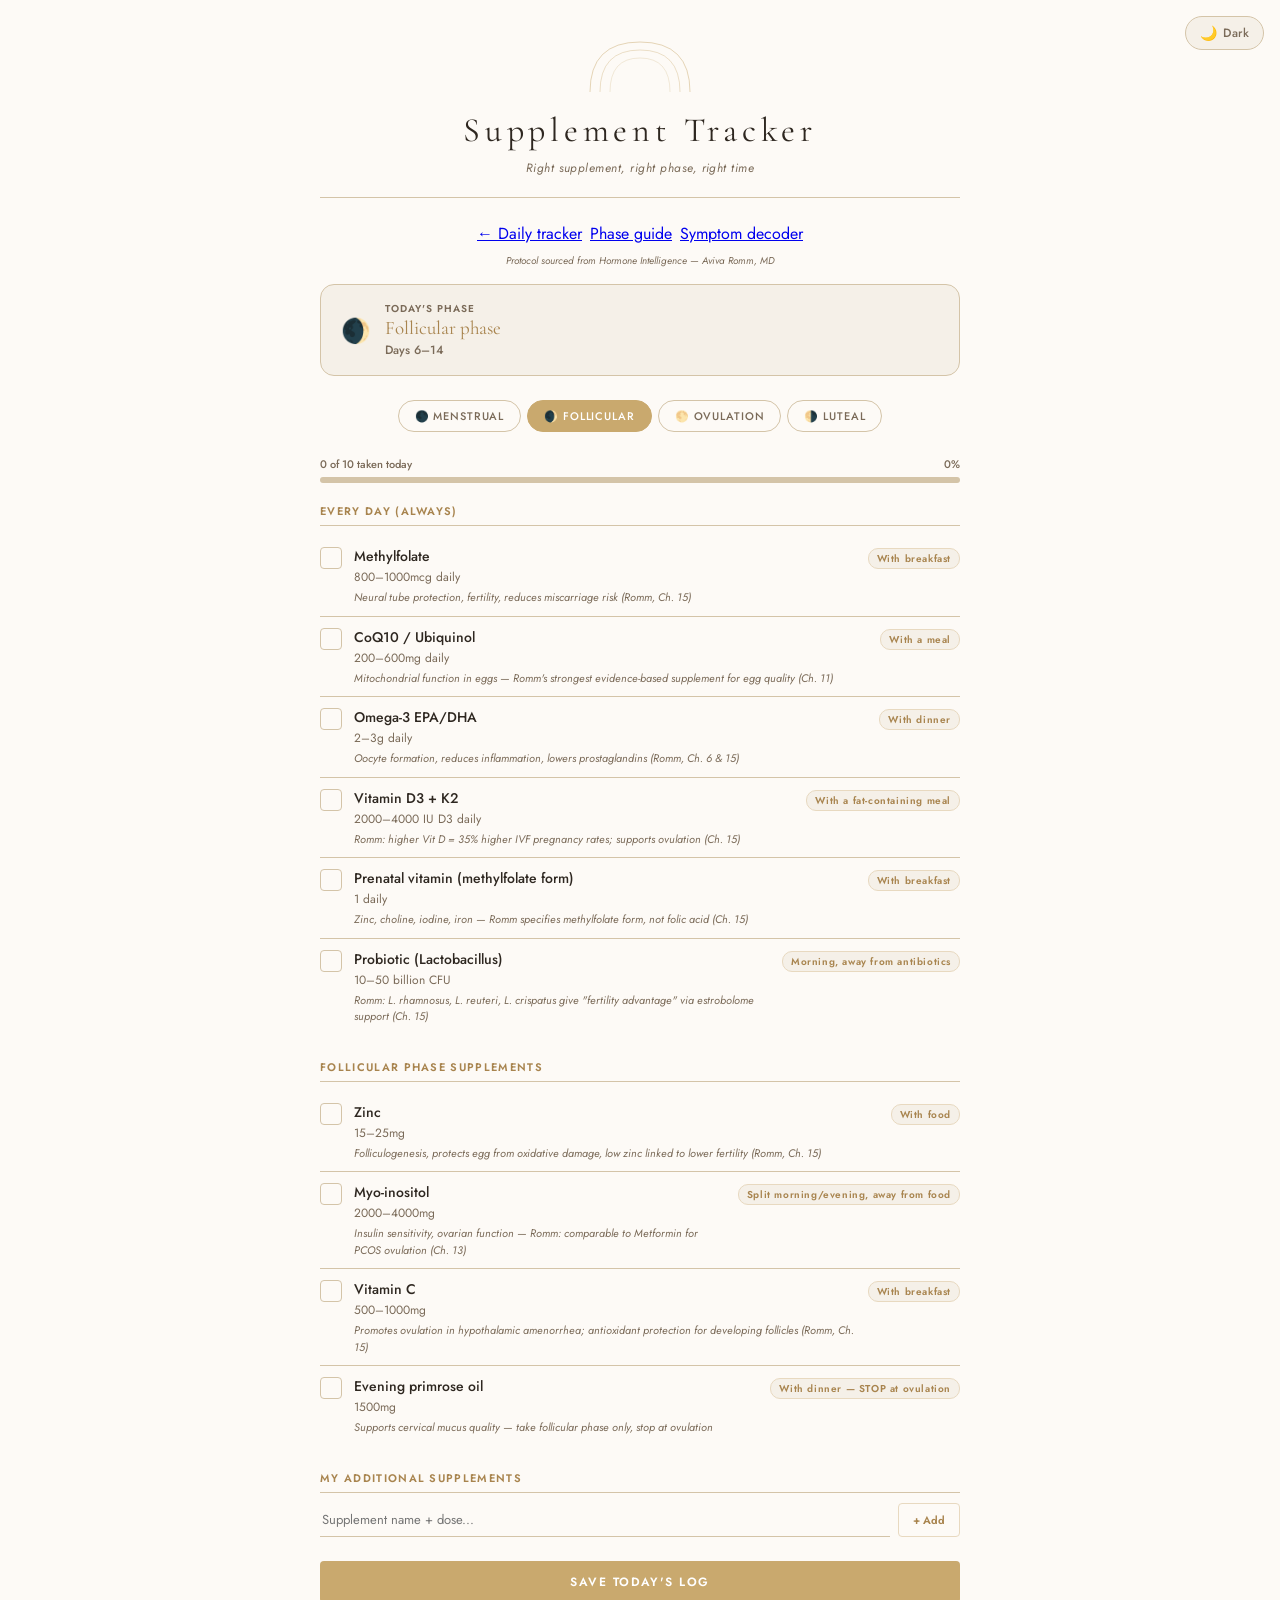
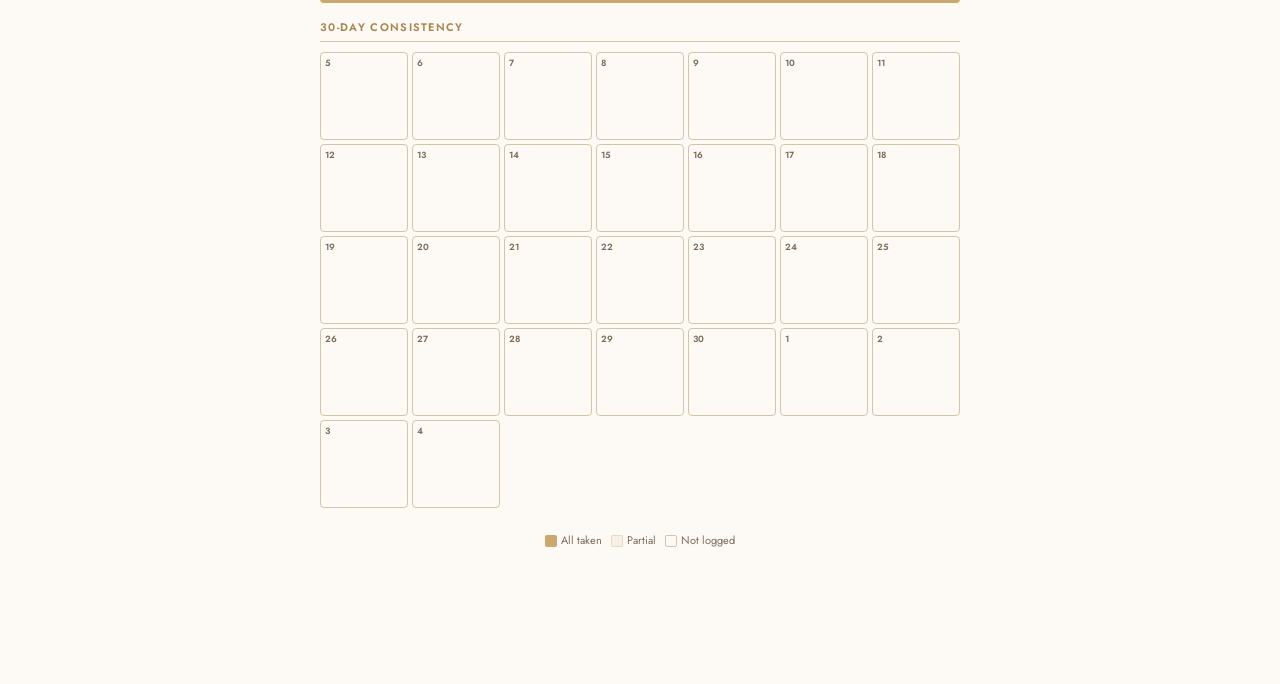
<file: supplements.html>
<!DOCTYPE html>
<html lang="en">
<head>
  <meta charset="UTF-8" />
  <meta name="viewport" content="width=device-width, initial-scale=1.0" />
  <title>Supplement Tracker</title>
  <link rel="preconnect" href="https://fonts.googleapis.com" />
  <link rel="preconnect" href="https://fonts.gstatic.com" crossorigin />
  <link href="https://fonts.googleapis.com/css2?family=Cormorant+Garamond:ital,wght@0,300;0,400;1,300;1,400&family=Jost:wght@300;400;500;600&display=swap" rel="stylesheet" />
  <link rel="stylesheet" href="style.css" />
  <style>
    .supp-intro{font-size:13px;font-weight:400;color:var(--muted);text-align:center;max-width:480px;margin:0 auto 1.5rem;line-height:1.7}
    .phase-pill-bar{display:flex;gap:6px;justify-content:center;flex-wrap:wrap;margin-bottom:1.5rem}
    .phase-pill{font-family:'Jost',sans-serif;font-size:11px;font-weight:500;letter-spacing:0.08em;text-transform:uppercase;border:0.5px solid var(--border);background:none;color:var(--muted);padding:7px 16px;border-radius:20px;cursor:pointer;transition:all 0.2s}
    .phase-pill:hover{border-color:var(--sand);color:var(--sand-dark)}
    .phase-pill.active{background:var(--sand);color:#fff;border-color:var(--sand)}
    .today-card{background:var(--sand-pale);border:0.5px solid var(--border);border-radius:var(--radius-lg);padding:1rem 1.25rem;margin-bottom:1.5rem;display:flex;align-items:center;gap:14px}
    .today-moon{font-size:24px;flex-shrink:0}
    .today-label{font-size:10px;font-weight:600;letter-spacing:0.1em;color:var(--muted);text-transform:uppercase}
    .today-phase{font-family:'Cormorant Garamond',serif;font-size:19px;color:var(--sand-dark)}
    .today-day{font-size:12px;font-weight:500;color:var(--muted);margin-top:2px}
    .supp-section{margin-bottom:1.5rem}
    .supp-section-title{font-size:11px;font-weight:600;letter-spacing:0.12em;color:var(--sand-dark);text-transform:uppercase;border-bottom:0.5px solid var(--border);padding-bottom:6px;margin-bottom:10px}
    .supp-row{display:flex;align-items:flex-start;gap:12px;padding:10px 0;border-bottom:0.5px solid var(--border)}
    .supp-row:last-child{border-bottom:none}
    .supp-check{width:22px;height:22px;border:0.5px solid var(--border);border-radius:4px;flex-shrink:0;cursor:pointer;display:flex;align-items:center;justify-content:center;font-size:13px;color:transparent;transition:all 0.15s;margin-top:1px}
    .supp-check.checked{border-color:var(--sand);background:var(--sand-pale);color:var(--sand)}
    .supp-info{flex:1}
    .supp-name{font-size:14px;font-weight:500;color:var(--text);margin-bottom:2px}
    .supp-dose{font-size:12px;font-weight:400;color:var(--muted)}
    .supp-why{font-size:11px;font-weight:400;color:var(--muted);font-style:italic;line-height:1.5;margin-top:3px}
    .supp-timing{font-size:10px;font-weight:600;letter-spacing:0.06em;color:var(--sand-dark);background:var(--sand-pale);border:0.5px solid var(--sand-light);padding:2px 8px;border-radius:10px;white-space:nowrap;flex-shrink:0;align-self:flex-start;margin-top:2px}
    .progress-bar-wrap{margin-bottom:1.25rem}
    .progress-label{display:flex;justify-content:space-between;font-size:11px;font-weight:500;color:var(--muted);margin-bottom:5px}
    .progress-bar{height:6px;background:var(--border);border-radius:3px;overflow:hidden}
    .progress-fill{height:100%;background:var(--sand);border-radius:3px;transition:width 0.4s ease}
    .save-day-btn{display:block;width:100%;margin:1rem 0;background:var(--sand);color:#fff;border:none;padding:12px;font-family:'Jost',sans-serif;font-size:12px;font-weight:600;letter-spacing:0.12em;text-transform:uppercase;cursor:pointer;border-radius:4px;transition:background 0.2s}
    .save-day-btn:hover{background:var(--sand-dark)}
    .history-grid{display:grid;grid-template-columns:repeat(7,1fr);gap:4px;margin-bottom:1.5rem}
    .history-day-cell{aspect-ratio:1;border-radius:4px;display:flex;align-items:center;justify-content:center;font-size:10px;font-weight:600;cursor:default;border:0.5px solid var(--border);position:relative}
    .history-day-cell.has-data{background:var(--sand-pale);border-color:var(--sand-light);color:var(--sand-dark)}
    .history-day-cell.full{background:var(--sand);border-color:var(--sand);color:#fff}
    .history-day-cell .day-num{font-size:9px;position:absolute;top:3px;left:4px;color:var(--muted)}
    .history-day-cell.has-data .day-num{color:var(--sand-dark)}
    .history-day-cell.full .day-num{color:rgba(255,255,255,0.8)}
    .add-custom-row{display:flex;gap:8px;margin-top:8px}
    .add-custom-row input{flex:1;background:none;border:none;border-bottom:0.5px solid var(--border);padding:7px 2px;font-family:'Jost',sans-serif;font-size:13px;font-weight:400;color:var(--text);outline:none}
    .add-custom-row input:focus{border-bottom-color:var(--sand)}
    .btn-add-custom{background:none;border:0.5px solid var(--sand-light);color:var(--sand-dark);font-family:'Jost',sans-serif;font-size:11px;font-weight:600;padding:6px 14px;border-radius:4px;cursor:pointer;transition:all 0.2s;white-space:nowrap}
    .btn-add-custom:hover{background:var(--sand-pale)}
    [data-theme="dark"] .today-card,[data-theme="dark"] .history-day-cell.has-data{background:#231c15}
    [data-theme="dark"] .history-day-cell.full{background:var(--sand)}
    [data-theme="dark"] .supp-timing{background:#2a2118}
  </style>
</head>
<body>
<button class="theme-toggle" id="themeToggle" onclick="toggleTheme()" aria-label="Toggle dark mode">
  <span class="toggle-icon" id="toggleIcon">🌙</span>
  <span id="toggleLabel">Dark</span>
</button>

<div class="app">
  <div class="toast" id="toast">Saved ✓</div>

  <header class="header">
    <div class="arch-decoration" aria-hidden="true">
      <svg viewBox="0 0 120 60" xmlns="http://www.w3.org/2000/svg" width="120" height="60">
        <path d="M10,60 Q10,10 60,10 Q110,10 110,60" fill="none" stroke="#c9a96e" stroke-width="0.8" opacity="0.6"/>
        <path d="M20,60 Q20,18 60,18 Q100,18 100,60" fill="none" stroke="#c9a96e" stroke-width="0.7" opacity="0.5"/>
        <path d="M30,60 Q30,26 60,26 Q90,26 90,60" fill="none" stroke="#c9a96e" stroke-width="0.6" opacity="0.4"/>
      </svg>
    </div>
    <h1>Supplement Tracker</h1>
    <p style="font-size:12px;color:var(--muted);margin-top:0.5rem;font-style:italic;letter-spacing:0.04em">Right supplement, right phase, right time</p>
  </header>

  <div style="text-align:center;margin-top:0.75rem;display:flex;gap:8px;justify-content:center;flex-wrap:wrap">
    <a href="index.html" class="back-link">← Daily tracker</a>
    <a href="phases.html" class="back-link">Phase guide</a>
    <a href="symptoms.html" class="back-link">Symptom decoder</a>
  </div>
  <p style="text-align:center;font-size:10px;color:var(--muted);margin:0.5rem 0 1rem;font-style:italic">Protocol sourced from <em>Hormone Intelligence</em> — Aviva Romm, MD</p>

  <!-- Today card -->
  <div class="today-card">
    <div class="today-moon" id="suppMoon">🌙</div>
    <div>
      <div class="today-label">Today's phase</div>
      <div class="today-phase" id="suppPhaseName">Set your phase on the tracker</div>
      <div class="today-day" id="suppCycleDay"></div>
    </div>
  </div>

  <!-- Phase override pills -->
  <div class="phase-pill-bar">
    <button class="phase-pill" id="spill-menstruation" onclick="setSupPhase('menstruation')">🌑 Menstrual</button>
    <button class="phase-pill" id="spill-follicular"   onclick="setSupPhase('follicular')">🌒 Follicular</button>
    <button class="phase-pill" id="spill-ovulation"    onclick="setSupPhase('ovulation')">🌕 Ovulation</button>
    <button class="phase-pill" id="spill-luteal"       onclick="setSupPhase('luteal')">🌗 Luteal</button>
  </div>

  <!-- Progress -->
  <div class="progress-bar-wrap">
    <div class="progress-label">
      <span id="progressText">0 of 0 taken today</span>
      <span id="progressPct">0%</span>
    </div>
    <div class="progress-bar"><div class="progress-fill" id="progressFill" style="width:0%"></div></div>
  </div>

  <!-- Supplement list -->
  <div id="suppList"></div>

  <!-- Custom supplements -->
  <div class="supp-section" style="margin-top:0.5rem">
    <div class="supp-section-title">My additional supplements</div>
    <div id="customSuppList"></div>
    <div class="add-custom-row">
      <input type="text" id="customSuppName" placeholder="Supplement name + dose..." />
      <button class="btn-add-custom" onclick="addCustomSupp()">+ Add</button>
    </div>
  </div>

  <button class="save-day-btn" onclick="saveDaySupps()">Save today's log</button>

  <!-- 30-day history -->
  <div class="supp-section">
    <div class="supp-section-title">30-day consistency</div>
    <div class="history-grid" id="historyGrid"></div>
    <p style="font-size:11px;color:var(--muted);text-align:center">
      <span style="display:inline-block;width:12px;height:12px;background:var(--sand);border-radius:2px;vertical-align:middle;margin-right:4px"></span>All taken &nbsp;
      <span style="display:inline-block;width:12px;height:12px;background:var(--sand-pale);border:0.5px solid var(--sand-light);border-radius:2px;vertical-align:middle;margin-right:4px"></span>Partial &nbsp;
      <span style="display:inline-block;width:12px;height:12px;border:0.5px solid var(--border);border-radius:2px;vertical-align:middle;margin-right:4px"></span>Not logged
    </p>
  </div>
</div>

<script>
'use strict';

const SUPP_KEY    = 'hormone_supp_log';
const CUSTOM_KEY  = 'hormone_custom_supps';
const PERIOD_KEY  = 'hormone_tracker_periods';

// ── Supplement database by phase ──────────────────
const suppDB = {
  always: [
    { id:'folate',   name:'Methylfolate',    dose:'800–1000mcg daily',   why:'Neural tube protection, fertility, reduces miscarriage risk (Romm, Ch. 15)', timing:'With breakfast' },
    { id:'coq10',    name:'CoQ10 / Ubiquinol', dose:'200–600mg daily',   why:'Mitochondrial function in eggs — Romm\'s strongest evidence-based supplement for egg quality (Ch. 11)', timing:'With a meal' },
    { id:'omega3',   name:'Omega-3 EPA/DHA',  dose:'2–3g daily',         why:'Oocyte formation, reduces inflammation, lowers prostaglandins (Romm, Ch. 6 & 15)', timing:'With dinner' },
    { id:'vitd',     name:'Vitamin D3 + K2',  dose:'2000–4000 IU D3 daily', why:'Romm: higher Vit D = 35% higher IVF pregnancy rates; supports ovulation (Ch. 15)', timing:'With a fat-containing meal' },
    { id:'prenatal', name:'Prenatal vitamin (methylfolate form)', dose:'1 daily', why:'Zinc, choline, iodine, iron — Romm specifies methylfolate form, not folic acid (Ch. 15)', timing:'With breakfast' },
    { id:'probiotic',name:'Probiotic (Lactobacillus)', dose:'10–50 billion CFU', why:'Romm: L. rhamnosus, L. reuteri, L. crispatus give "fertility advantage" via estrobolome support (Ch. 15)', timing:'Morning, away from antibiotics' },
  ],
  menstruation: [
    { id:'mag-mens', name:'Magnesium glycinate', dose:'300–400mg',  why:'Reduces cramping, improves sleep, calms nervous system — Romm\'s top PMS and menstrual remedy (Ch. 12)', timing:'Evening' },
    { id:'iron',     name:'Iron bisglycinate + Vit C', dose:'25–50mg iron', why:'Replenishes iron lost through menstrual blood — low ferritin linked to anovulation (Romm, Ch. 6)', timing:'Away from tea/coffee' },
    { id:'vitc-mens',name:'Vitamin C',           dose:'500–1000mg',  why:'Enhances iron absorption; anti-inflammatory; supports corpus luteum (Romm, Ch. 15)', timing:'With iron supplement' },
  ],
  follicular: [
    { id:'zinc',     name:'Zinc',               dose:'15–25mg',     why:'Folliculogenesis, protects egg from oxidative damage, low zinc linked to lower fertility (Romm, Ch. 15)', timing:'With food' },
    { id:'inositol', name:'Myo-inositol',        dose:'2000–4000mg', why:'Insulin sensitivity, ovarian function — Romm: comparable to Metformin for PCOS ovulation (Ch. 13)', timing:'Split morning/evening, away from food' },
    { id:'vitc-fol', name:'Vitamin C',           dose:'500–1000mg',  why:'Promotes ovulation in hypothalamic amenorrhea; antioxidant protection for developing follicles (Romm, Ch. 15)', timing:'With breakfast' },
    { id:'epo',      name:'Evening primrose oil', dose:'1500mg',     why:'Supports cervical mucus quality — take follicular phase only, stop at ovulation', timing:'With dinner — STOP at ovulation' },
  ],
  ovulation: [
    { id:'vite',     name:'Vitamin E',           dose:'400 IU',      why:'Egg quality and uterine lining support; antioxidant protection at the time of fertilisation (Romm, Ch. 15)', timing:'With a fat-containing meal' },
    { id:'vitc-ov',  name:'Vitamin C',           dose:'500–1000mg',  why:'Antioxidant at time of fertilisation; corpus luteum support (Romm, Ch. 15)', timing:'With breakfast' },
    { id:'larg',     name:'L-Arginine',          dose:'2–3g',        why:'Uterine blood flow and endometrial receptivity — supports implantation environment (Romm, Ch. 15)', timing:'Away from food' },
    { id:'nac',      name:'NAC (N-Acetyl Cysteine)', dose:'600mg',   why:'Antioxidant, improves mucus quality, PCOS support — stop after confirmed ovulation if TTC (Romm, Ch. 15)', timing:'Morning — STOP after ovulation if TTC' },
  ],
  luteal: [
    { id:'vitex',    name:'Vitex (Chaste tree)', dose:'400–500mg extract', why:'Corpus luteum support, lengthens luteal phase — Romm cites Stanford study: 32% improved fertility (Ch. 15)', timing:'Morning on empty stomach' },
    { id:'b6',       name:'Vitamin B6 (as P5P)', dose:'50–100mg',   why:'Progesterone production support; implantation; Romm: especially important post-OCP (Ch. 15)', timing:'With breakfast' },
    { id:'mag-lut',  name:'Magnesium glycinate', dose:'300–400mg',  why:'Sleep, reduces PMS and anxiety, calms cortisol — cortisol suppresses progesterone (Romm, Ch. 7 & 12)', timing:'Evening' },
    { id:'ashwa',    name:'Ashwagandha',          dose:'300–500mg KSM-66', why:'HPA axis regulation — reduces cortisol which competes with progesterone production (Romm, Ch. 7)', timing:'Evening with dinner' },
    { id:'vitc-lut', name:'Vitamin C',           dose:'500–1000mg',  why:'Corpus luteum and progesterone support; antioxidant during implantation window (Romm, Ch. 15)', timing:'With breakfast' },
  ],
};

const phaseNames = {
  menstruation:{ moon:'🌑', name:'Menstrual',   days:'Days 1–7' },
  follicular:  { moon:'🌒', name:'Follicular',  days:'Days 6–14' },
  ovulation:   { moon:'🌕', name:'Ovulation',   days:'Days 14–16' },
  luteal:      { moon:'🌗', name:'Luteal',       days:'Days 17–28' },
};

let currentPhase   = '';
let checkedToday   = {};   // suppId -> bool
let customSupps    = [];   // [{id,name,checked}]

// ── Date helpers ──────────────────────────────────
function todayKey() {
  const d = new Date();
  return `${d.getFullYear()}-${String(d.getMonth()+1).padStart(2,'0')}-${String(d.getDate()).padStart(2,'0')}`;
}

function loadSuppLog() {
  try { return JSON.parse(localStorage.getItem(SUPP_KEY)) || {}; } catch { return {}; }
}
function saveSuppLog(log) { localStorage.setItem(SUPP_KEY, JSON.stringify(log)); }
function loadCustomSupps() {
  try { return JSON.parse(localStorage.getItem(CUSTOM_KEY)) || []; } catch { return []; }
}
function saveCustomSupps() { localStorage.setItem(CUSTOM_KEY, JSON.stringify(customSupps)); }

// ── Detect phase from period data ─────────────────
function detectPhaseFromPeriods() {
  try {
    const periods = JSON.parse(localStorage.getItem(PERIOD_KEY)) || [];
    if (!periods.length) return null;
    const last = periods[periods.length - 1];
    const today = new Date();
    const start = new Date(last.start + 'T12:00:00');
    const diff  = Math.floor((today - start) / 86400000);
    const cycleDay = diff + 1;

    // Avg cycle len
    let avgLen = 28;
    if (periods.length >= 2) {
      const lens = [];
      for (let i = 1; i < periods.length; i++) {
        const a = new Date(periods[i-1].start+'T12:00:00');
        const b = new Date(periods[i].start+'T12:00:00');
        const l = Math.round((b-a)/86400000);
        if (l >= 20 && l <= 45) lens.push(l);
      }
      if (lens.length) avgLen = Math.round(lens.reduce((a,b)=>a+b,0)/lens.length);
    }
    const ovDay = avgLen - 14;
    if (cycleDay <= 6)               return { phase:'menstruation', day:cycleDay };
    if (cycleDay <= ovDay - 1)       return { phase:'follicular',   day:cycleDay };
    if (cycleDay <= ovDay + 2)       return { phase:'ovulation',    day:cycleDay };
    return                                  { phase:'luteal',        day:cycleDay };
  } catch { return null; }
}

// ── Render supplements ────────────────────────────
function setSupPhase(phase) {
  currentPhase = phase;
  document.querySelectorAll('.phase-pill').forEach(b => b.classList.remove('active'));
  const pill = document.getElementById('spill-' + phase);
  if (pill) pill.classList.add('active');
  const pd = phaseNames[phase];
  document.getElementById('suppMoon').textContent    = pd.moon;
  document.getElementById('suppPhaseName').textContent = pd.name + ' phase';
  document.getElementById('suppCycleDay').textContent  = pd.days;
  renderSupps();
}

function renderSupps() {
  const today = todayKey();
  const log = loadSuppLog();
  checkedToday = (log[today] && log[today].checked) ? { ...log[today].checked } : {};

  const container = document.getElementById('suppList');
  container.innerHTML = '';

  // Always
  renderSection(container, 'Every day (always)', suppDB.always);

  // Phase-specific
  if (currentPhase && suppDB[currentPhase]) {
    const label = phaseNames[currentPhase]?.name + ' phase supplements';
    renderSection(container, label, suppDB[currentPhase]);
  }

  renderCustomSupps();
  updateProgress();
}

function renderSection(container, title, items) {
  const sec = document.createElement('div');
  sec.className = 'supp-section';
  sec.innerHTML = `<div class="supp-section-title">${title}</div>`;
  items.forEach(s => {
    const row = document.createElement('div');
    row.className = 'supp-row';
    const checked = checkedToday[s.id] || false;
    row.innerHTML = `
      <div class="supp-check ${checked ? 'checked' : ''}" id="chk-${s.id}" role="checkbox" aria-checked="${checked}" onclick="toggleSupp('${s.id}')">${checked ? '✓' : ''}</div>
      <div class="supp-info">
        <div class="supp-name">${s.name}</div>
        <div class="supp-dose">${s.dose}</div>
        <div class="supp-why">${s.why}</div>
      </div>
      <div class="supp-timing">${s.timing}</div>`;
    sec.appendChild(row);
  });
  container.appendChild(sec);
}

function renderCustomSupps() {
  const list = document.getElementById('customSuppList');
  list.innerHTML = '';
  customSupps.forEach((s, i) => {
    const checked = checkedToday['custom_' + i] || false;
    const row = document.createElement('div');
    row.className = 'supp-row';
    row.innerHTML = `
      <div class="supp-check ${checked ? 'checked' : ''}" id="chk-custom_${i}" role="checkbox" aria-checked="${checked}" onclick="toggleSupp('custom_${i}')">${checked ? '✓' : ''}</div>
      <div class="supp-info">
        <div class="supp-name">${s.name}</div>
      </div>
      <button onclick="removeCustomSupp(${i})" style="background:none;border:none;color:var(--border);font-size:18px;cursor:pointer;padding:0;line-height:1;flex-shrink:0" aria-label="Remove">×</button>`;
    list.appendChild(row);
  });
}

function toggleSupp(id) {
  checkedToday[id] = !checkedToday[id];
  const el = document.getElementById('chk-' + id);
  if (el) {
    el.classList.toggle('checked', checkedToday[id]);
    el.textContent = checkedToday[id] ? '✓' : '';
    el.setAttribute('aria-checked', String(checkedToday[id]));
  }
  updateProgress();
}

function updateProgress() {
  const allRows = document.querySelectorAll('.supp-row');
  const total   = allRows.length;
  const taken   = Object.values(checkedToday).filter(Boolean).length;
  const pct     = total > 0 ? Math.round((taken / total) * 100) : 0;
  document.getElementById('progressText').textContent = `${taken} of ${total} taken today`;
  document.getElementById('progressPct').textContent  = pct + '%';
  document.getElementById('progressFill').style.width = pct + '%';
}

function saveDaySupps() {
  const today = todayKey();
  const log   = loadSuppLog();
  if (!log[today]) log[today] = {};
  log[today].checked = { ...checkedToday };
  log[today].phase   = currentPhase;
  const total = document.querySelectorAll('.supp-row').length;
  const taken = Object.values(checkedToday).filter(Boolean).length;
  log[today].total = total;
  log[today].taken = taken;
  saveSuppLog(log);
  renderHistory();
  showToast('Supplement log saved ✓');
}

function addCustomSupp() {
  const inp = document.getElementById('customSuppName');
  const val = inp.value.trim();
  if (!val) return;
  customSupps.push({ name: val });
  saveCustomSupps();
  inp.value = '';
  renderCustomSupps();
  updateProgress();
}

function removeCustomSupp(i) {
  customSupps.splice(i, 1);
  saveCustomSupps();
  renderCustomSupps();
  updateProgress();
}

// ── 30-day history grid ───────────────────────────
function renderHistory() {
  const log   = loadSuppLog();
  const grid  = document.getElementById('historyGrid');
  grid.innerHTML = '';

  for (let i = 29; i >= 0; i--) {
    const d = new Date();
    d.setDate(d.getDate() - i);
    const key = `${d.getFullYear()}-${String(d.getMonth()+1).padStart(2,'0')}-${String(d.getDate()).padStart(2,'0')}`;
    const entry = log[key];
    const cell  = document.createElement('div');
    cell.className = 'history-day-cell';
    const dayNum = document.createElement('span');
    dayNum.className = 'day-num';
    dayNum.textContent = d.getDate();
    cell.appendChild(dayNum);
    if (entry && entry.taken !== undefined) {
      const pct = entry.total > 0 ? entry.taken / entry.total : 0;
      if (pct >= 0.9)      cell.classList.add('full');
      else if (pct > 0)    cell.classList.add('has-data');
      cell.title = `${d.toLocaleDateString('en-GB',{day:'numeric',month:'short'})}: ${entry.taken || 0}/${entry.total || 0} taken`;
    }
    grid.appendChild(cell);
  }
}

function showToast(msg) {
  const t = document.getElementById('toast');
  t.textContent = msg;
  t.classList.add('show');
  setTimeout(() => t.classList.remove('show'), 2400);
}

// ── Init ──────────────────────────────────────────
document.addEventListener('DOMContentLoaded', () => {
  customSupps = loadCustomSupps();
  const detected = detectPhaseFromPeriods();
  if (detected) {
    setSupPhase(detected.phase);
    document.getElementById('suppCycleDay').textContent = `Day ${detected.day} · ${phaseNames[detected.phase].days}`;
  } else {
    setSupPhase('follicular'); // sensible default
  }
  renderHistory();
});

function applyTheme(t){document.documentElement.setAttribute('data-theme',t);const i=document.getElementById('toggleIcon'),l=document.getElementById('toggleLabel');if(t==='dark'){if(i)i.textContent='☀️';if(l)l.textContent='Light';}else{if(i)i.textContent='🌙';if(l)l.textContent='Dark';}}
function toggleTheme(){const c=document.documentElement.getAttribute('data-theme')||'light',n=c==='dark'?'light':'dark';applyTheme(n);localStorage.setItem('hormone_tracker_theme',n);}
(function(){applyTheme(localStorage.getItem('hormone_tracker_theme')||'light');})();
</script>
</body>
</html>
</file>
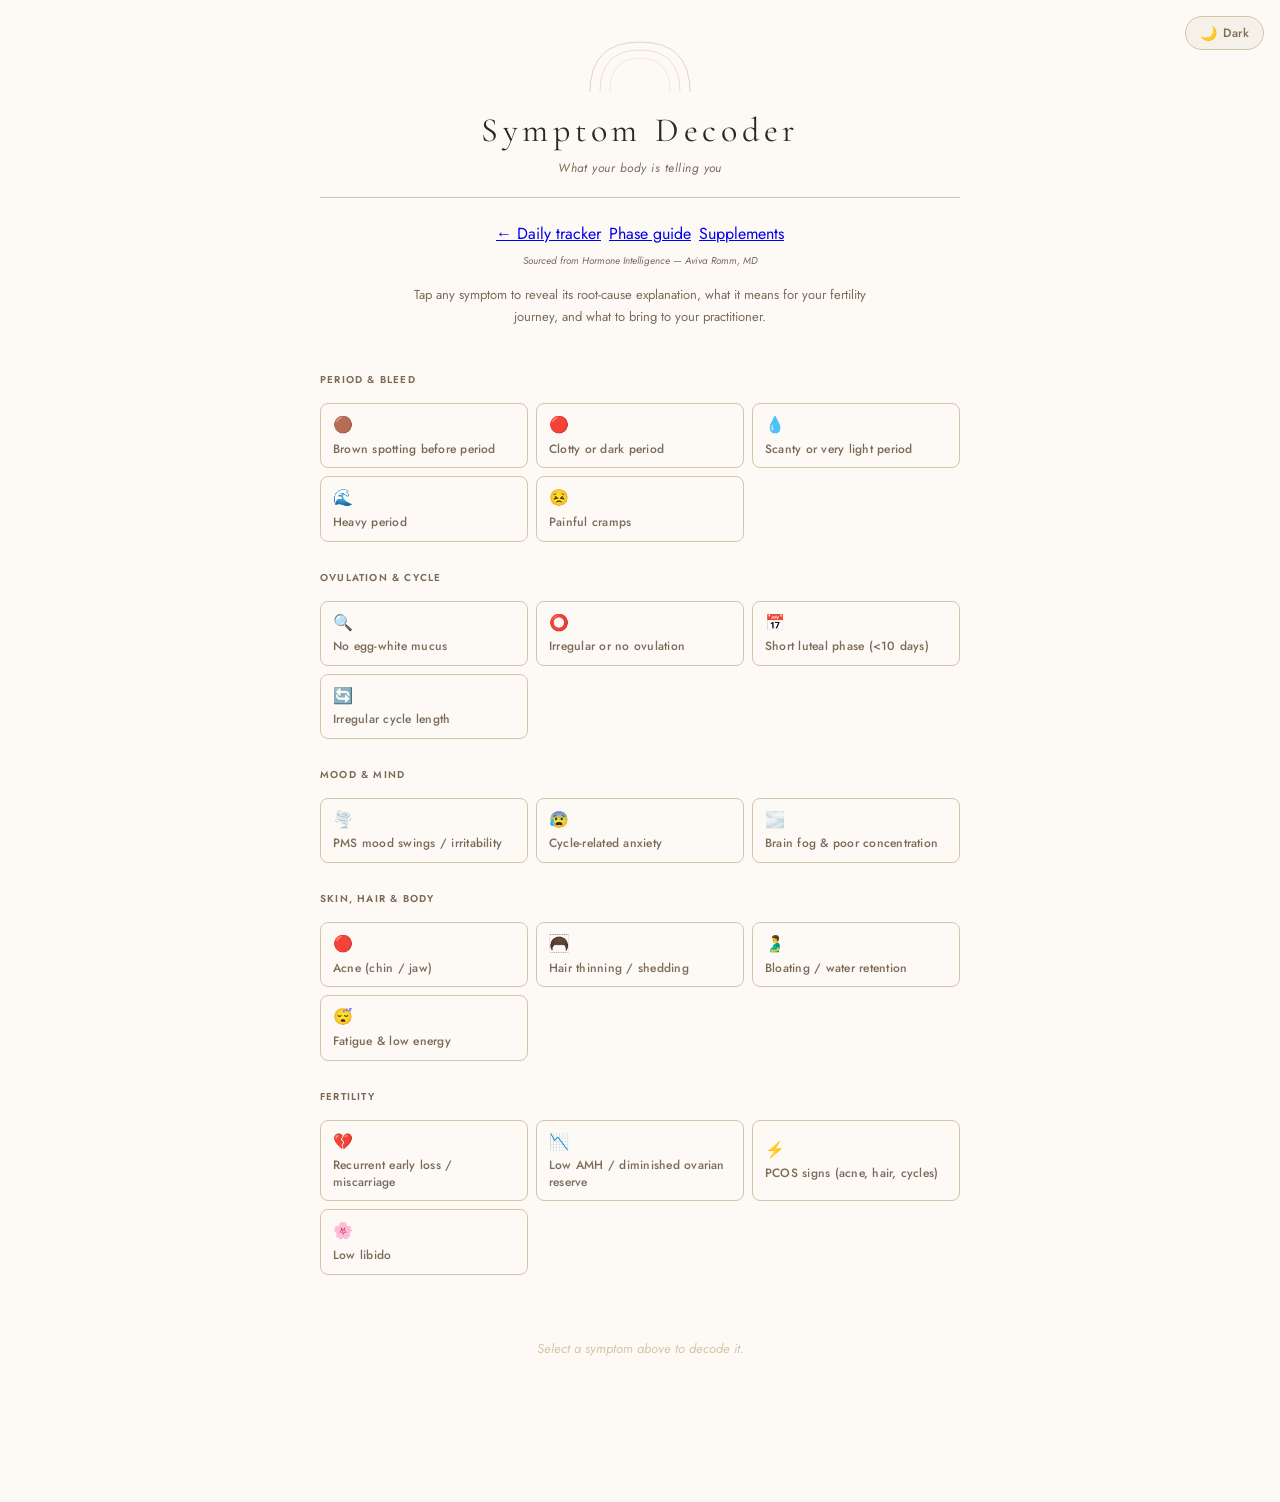
<file: symptoms.html>
<!DOCTYPE html>
<html lang="en">
<head>
  <meta charset="UTF-8" />
  <meta name="viewport" content="width=device-width, initial-scale=1.0" />
  <title>Symptom Decoder</title>
  <link rel="preconnect" href="https://fonts.googleapis.com" />
  <link rel="preconnect" href="https://fonts.gstatic.com" crossorigin />
  <link href="https://fonts.googleapis.com/css2?family=Cormorant+Garamond:ital,wght@0,300;0,400;1,300;1,400&family=Jost:wght@300;400;500;600&display=swap" rel="stylesheet" />
  <link rel="stylesheet" href="style.css" />
  <style>
    .decoder-intro{font-size:13px;font-weight:400;color:var(--muted);text-align:center;max-width:480px;margin:0 auto 1.5rem;line-height:1.7}
    .symptom-grid{display:grid;grid-template-columns:repeat(auto-fill,minmax(155px,1fr));gap:8px;margin-bottom:2rem}
    .symptom-btn{background:none;border:0.5px solid var(--border);border-radius:8px;padding:10px 12px;font-family:'Jost',sans-serif;font-size:12px;font-weight:500;color:var(--muted);cursor:pointer;transition:all 0.2s;text-align:left;line-height:1.4;letter-spacing:0.02em}
    .symptom-btn:hover{border-color:var(--sand);color:var(--sand-dark);background:var(--sand-pale)}
    .symptom-btn.active{border-color:var(--sand);background:var(--sand-pale);color:var(--sand-dark)}
    .symptom-btn .s-icon{display:block;font-size:16px;margin-bottom:4px}
    .category-label{font-size:10px;font-weight:600;letter-spacing:0.12em;color:var(--muted);text-transform:uppercase;margin:1.25rem 0 0.5rem;grid-column:1/-1}
    .result-card{background:var(--sand-pale);border:0.5px solid var(--border);border-radius:var(--radius-lg);padding:1.25rem 1.4rem;margin-bottom:1rem;animation:fadeUp 0.3s ease}
    @keyframes fadeUp{from{opacity:0;transform:translateY(6px)}to{opacity:1;transform:translateY(0)}}
    .result-empty{text-align:center;font-size:13px;color:var(--border);font-style:italic;padding:2rem 0}
    .result-symptom-name{font-family:'Cormorant Garamond',serif;font-size:20px;font-weight:400;color:var(--sand-dark);margin-bottom:0.75rem}
    .result-block{margin-bottom:0.875rem}
    .result-block-label{font-size:10px;font-weight:600;letter-spacing:0.1em;color:var(--muted);text-transform:uppercase;margin-bottom:0.4rem}
    .result-text{font-size:13px;font-weight:400;color:var(--text);line-height:1.75}
    .result-list{list-style:none;padding:0;margin:0;display:flex;flex-direction:column;gap:4px}
    .result-list li{font-size:12px;font-weight:400;color:var(--text);line-height:1.6;padding-left:14px;position:relative}
    .result-list li::before{content:'✦';position:absolute;left:0;color:var(--sand);font-size:8px;top:4px}
    .result-source{font-size:10px;color:var(--muted);font-style:italic;text-align:right;margin-top:0.75rem;border-top:0.5px solid var(--border);padding-top:0.5rem}
    .ask-badge{display:inline-block;background:#fff3e0;border:0.5px solid #e8c070;color:#a0702a;font-size:10px;font-weight:600;letter-spacing:0.07em;text-transform:uppercase;padding:3px 9px;border-radius:10px;margin-right:6px}
    [data-theme="dark"] .result-card{background:#231c15}
    [data-theme="dark"] .symptom-btn.active,[data-theme="dark"] .symptom-btn:hover{background:#2a2118}
    [data-theme="dark"] .ask-badge{background:#2a2010;border-color:#5a4020;color:#d4a050}
  </style>
</head>
<body>
<button class="theme-toggle" id="themeToggle" onclick="toggleTheme()" aria-label="Toggle dark mode">
  <span class="toggle-icon" id="toggleIcon">🌙</span>
  <span id="toggleLabel">Dark</span>
</button>

<div class="app">
  <div class="toast" id="toast">Saved ✓</div>

  <header class="header">
    <div class="arch-decoration" aria-hidden="true">
      <svg viewBox="0 0 120 60" xmlns="http://www.w3.org/2000/svg" width="120" height="60">
        <path d="M10,60 Q10,10 60,10 Q110,10 110,60" fill="none" stroke="#c9a96e" stroke-width="0.8" opacity="0.6"/>
        <path d="M20,60 Q20,18 60,18 Q100,18 100,60" fill="none" stroke="#c9a96e" stroke-width="0.7" opacity="0.5"/>
        <path d="M30,60 Q30,26 60,26 Q90,26 90,60" fill="none" stroke="#c9a96e" stroke-width="0.6" opacity="0.4"/>
      </svg>
    </div>
    <h1>Symptom Decoder</h1>
    <p style="font-size:12px;color:var(--muted);margin-top:0.5rem;font-style:italic;letter-spacing:0.04em">What your body is telling you</p>
  </header>

  <div style="text-align:center;margin-top:0.75rem;display:flex;gap:8px;justify-content:center;flex-wrap:wrap">
    <a href="index.html" class="back-link">← Daily tracker</a>
    <a href="phases.html" class="back-link">Phase guide</a>
    <a href="supplements.html" class="back-link">Supplements</a>
  </div>
  <p style="text-align:center;font-size:10px;color:var(--muted);margin:0.5rem 0 1rem;font-style:italic">Sourced from <em>Hormone Intelligence</em> — Aviva Romm, MD</p>

  <p class="decoder-intro">Tap any symptom to reveal its root-cause explanation, what it means for your fertility journey, and what to bring to your practitioner.</p>

  <div class="symptom-grid" id="symptomGrid"></div>

  <div id="resultArea">
    <p class="result-empty" id="resultEmpty">Select a symptom above to decode it.</p>
  </div>
</div>

<script>
'use strict';

const symptoms = [
  // ── Period & Bleed
  { id:'brown-spotting',    icon:'🟤', cat:'Period & Bleed',    label:'Brown spotting before period',
    rootCause:'Brown blood before the period starts is old, oxidised blood that should have been expelled in the previous cycle. Romm identifies this as a hallmark sign of low progesterone (luteal phase deficiency) or Kidney Yang deficiency in TCM. The corpus luteum isn\'t sustaining progesterone long enough to hold the lining.',
    fertility:'Low progesterone directly prevents successful implantation. The uterine lining begins to break down before a fertilised egg has time to implant. Romm notes this is one of the most common and overlooked causes of early cycle loss and failed conception.',
    rootApproach:['Vitex (Chaste tree) for 3–6 months — lengthens luteal phase, supports corpus luteum','Vitamin B6 as P5P — directly supports progesterone production','Magnesium glycinate — reduces cortisol which suppresses progesterone','Reduce stress: HPA axis (cortisol) directly competes with progesterone production','Acupuncture: Kidney Yang warming protocol in luteal phase'],
    test:'Day 21 (or 7 days post-ovulation) progesterone blood test. Romm: optimal level for implantation is >30 nmol/L. Below this confirms luteal phase deficiency.',
    source:'Hormone Intelligence, Ch. 12 & 15 — Aviva Romm MD' },

  { id:'clotty-period',     icon:'🔴', cat:'Period & Bleed',    label:'Clotty or dark period',
    rootCause:'Clots and dark/purple blood indicate Blood stagnation in TCM — the blood is not moving freely. Functionally, this often reflects estrogen dominance: too much estrogen relative to progesterone causes excessive endometrial buildup. Impaired liver detoxification and poor estrogen metabolism (via the gut microbiome) are Romm\'s primary root causes.',
    fertility:'Estrogen dominance disrupts the LH surge needed for ovulation and creates an inflammatory uterine environment. Romm links clotty periods to endometriosis, fibroids, and poor implantation outcomes.',
    rootApproach:['Cruciferous vegetables daily — DIM supports liver estrogen clearance','Reduce red meat and alcohol — both raise estrogen levels (Romm, Ch. 6)','Heal gut microbiome: fermented foods, probiotics — estrobolome bacteria clear estrogen','Castor oil packs in follicular phase — improve pelvic circulation','Turmeric/curcumin — anti-inflammatory, moves stagnation'],
    test:'Estradiol (E2), progesterone ratio. Consider DUTCH hormone test to map estrogen metabolism pathways (2-OH vs 16-OH estrone ratio). Pelvic ultrasound to rule out fibroids or endometriosis.',
    source:'Hormone Intelligence, Ch. 4, 6, 12 & 14 — Aviva Romm MD' },

  { id:'scanty-period',     icon:'💧', cat:'Period & Bleed',    label:'Scanty or very light period',
    rootCause:'Light flow (less than 2–3 days) suggests thin uterine lining, Blood deficiency, or insufficient estrogen to build the endometrium. In TCM: Kidney Jing and Blood depletion. Romm identifies root causes as: chronic stress suppressing estrogen via the HPA axis, over-exercise, under-eating/low body fat, or primary ovarian insufficiency (POI).',
    fertility:'The uterine lining is the "soil" an embryo implants into. Romm is explicit: a thin lining is a direct fertility obstacle. Less than 7mm at ovulation reduces implantation success significantly.',
    rootApproach:['Nourish Blood: iron-rich foods, bone broth, dark leafy greens, beets','Reduce exercise intensity — hypothalamic amenorrhea from overexercise is a primary cause','Increase healthy fats: avocado, omega-3s, eggs — cholesterol is the building block of estrogen','Shatavari — Yin tonic, endometrial support','Acupuncture: follicular phase Yin nourishing protocol'],
    test:'Day 3 FSH, LH, estradiol, AMH. Transvaginal ultrasound to measure endometrial thickness mid-cycle. Rule out hypothalamic amenorrhea (if also exercising heavily or underweight).',
    source:'Hormone Intelligence, Ch. 3, 7, 11 & 15 — Aviva Romm MD' },

  { id:'heavy-period',      icon:'🌊', cat:'Period & Bleed',    label:'Heavy period',
    rootCause:'Heavy bleeding indicates excess estrogen relative to progesterone, often combined with inflammation. Romm identifies estrogen dominance (impaired liver/gut clearance), uterine fibroids, adenomyosis, or endometriosis as primary causes. Red meat more than once/week, alcohol, and low fibre diet all worsen this.',
    fertility:'Severe blood loss depletes iron and ferritin — Romm links low ferritin to anovulation and poor egg quality. Heavy periods also indicate the hormonal environment is not optimal for implantation.',
    rootApproach:['Eliminate red meat and alcohol during the plan — both measurably raise estrogen','Cruciferous veg, ground flaxseed, legumes — support estrogen clearance','Iron bisglycinate + Vitamin C — replenish depleted iron','Green tea extract (EGCG) — Romm cites 32.6% reduction in fibroid volume in one study (Ch. 16)','Address insulin resistance if present — amplifies estrogen dominance'],
    test:'Full blood count, ferritin, iron studies. Pelvic ultrasound (rule out fibroids, adenomyosis, polyps). Estradiol and progesterone ratio.',
    source:'Hormone Intelligence, Ch. 4, 6, 12 & 16 — Aviva Romm MD' },

  { id:'painful-period',    icon:'😣', cat:'Period & Bleed',    label:'Painful cramps',
    rootCause:'Prostaglandins (inflammatory signalling molecules) cause uterine contractions. Romm explains: a diet high in omega-6 fats and low in omega-3s amplifies prostaglandin activity, worsening cramps. Root causes include inflammation, magnesium deficiency, and — if severe — possible endometriosis. She notes: "Pain is never normal. Severe pain always has a root cause."',
    fertility:'Severe cramping warrants investigation for endometriosis — a condition Romm notes is associated with significantly reduced fertility if untreated. Cold in the uterus (TCM) is a pattern she links to implantation failure.',
    rootApproach:['Omega-3 EPA/DHA 2–3g daily — reduces inflammatory prostaglandins (Romm, Ch. 6)','Magnesium glycinate 300–400mg — reduces uterine spasm','Ginger tea during bleed — Romm endorses as anti-inflammatory, cramp-relieving','Eliminate trans fats and sugar — directly worsen prostaglandin activity','Castor oil packs in follicular phase — reduces pelvic congestion'],
    test:'If cramps are severe (>6/10 or require NSAIDs regularly): pelvic ultrasound and referral to rule out endometriosis or adenomyosis. CA-125 if endometriosis suspected. Romm: laparoscopy is the only definitive test for endometriosis.',
    source:'Hormone Intelligence, Ch. 4, 6, 12 & 14 — Aviva Romm MD' },

  // ── Ovulation & Cycle
  { id:'no-ewcm',           icon:'🔍', cat:'Ovulation & Cycle', label:'No egg-white mucus',
    rootCause:'Egg-white cervical mucus (EWCM) is produced by the cervix under rising estrogen. Its absence suggests insufficient estrogen, poor cervical gland function, dehydration, or antihistamine/decongestant use (which dries mucus). Romm also notes that hormonal birth control, even after stopping, can suppress cervical mucus production for months.',
    fertility:'EWCM is essential — it keeps sperm alive for 3–5 days and guides them to the egg. Without it, the fertile window is dramatically reduced even if ovulation occurs. Romm calls it one of the most important free fertility signs.',
    rootApproach:['Increase water intake significantly — dehydration is the simplest cause','Evening primrose oil (follicular phase only, stop at ovulation) — supports cervical mucus','Vitamin E and omega-3s — support estrogen and mucus quality','NAC 600mg — supports mucus quality, particularly in PCOS','Avoid antihistamines in the fertile window'],
    test:'Transvaginal ultrasound mid-cycle to confirm follicle development and endometrial response to estrogen. Day 3 estradiol if consistently absent.',
    source:'Hormone Intelligence, Ch. 3 & 15 — Aviva Romm MD' },

  { id:'no-ovulation',      icon:'⭕', cat:'Ovulation & Cycle', label:'Irregular or no ovulation',
    rootCause:'Anovulation (not ovulating) is the single most common cause of female infertility. Romm identifies three primary root causes: (1) PCOS — insulin resistance is the driver in 50–70% of cases; (2) Hypothalamic amenorrhea — caused by over-exercise, under-eating, or chronic stress suppressing GnRH; (3) Thyroid dysfunction — TSH above 2.5 disrupts the HPO axis.',
    fertility:'No ovulation = no egg available for fertilisation and no progesterone produced, making conception impossible. Romm: "Anovulatory infertility is among the most treatable forms of infertility — when you address the root cause."',
    rootApproach:['Rule out and address PCOS: eliminate sugar, myo-inositol 2–4g, low-GI diet','Rule out hypothalamic amenorrhea: reduce exercise, increase calories, address stress','Full thyroid panel — Romm frequently finds undiagnosed subclinical hypothyroidism','Vitex for 3–6 months — promotes regular ovulation (Romm, Ch. 15)','Seed cycling: flax/pumpkin seeds follicular, sunflower/sesame luteal'],
    test:'Day 3 FSH, LH, estradiol, AMH, prolactin. Full thyroid panel (TSH, FT3, FT4, TPO antibodies). Fasting insulin and glucose. Pelvic ultrasound (antral follicle count, morphology). Day 21 progesterone to confirm ovulation.',
    source:'Hormone Intelligence, Ch. 3, 7, 13 & 15 — Aviva Romm MD' },

  { id:'short-luteal',      icon:'📅', cat:'Ovulation & Cycle', label:'Short luteal phase (<10 days)',
    rootCause:'The luteal phase should be 10–16 days. Shorter than 10 days indicates the corpus luteum isn\'t sustaining adequate progesterone. Romm\'s root causes: chronic stress (cortisol competes with and suppresses progesterone), Kidney Yang deficiency (TCM), subclinical thyroid disease, and insufficient LH at ovulation.',
    fertility:'A short luteal phase means the uterine lining begins to break down before a fertilised egg can implant. Romm identifies this as a direct and often missed cause of repeated early pregnancy loss and failed cycles.',
    rootApproach:['Vitex (Chaste tree) consistently for 3–6 months — lengthens luteal phase','Vitamin B6 as P5P — directly supports progesterone production','Reduce HPA axis stress: Ashwagandha, breathwork, sleep prioritisation','Acupuncture: luteal phase Kidney Yang protocol','Treat thyroid if TSH is suboptimal (>2.5)'],
    test:'Day 21 progesterone (7 days post-confirmed ovulation). Full thyroid panel. Track BBT for 3 cycles to confirm luteal phase length. DUTCH hormone test for full progesterone and cortisol picture.',
    source:'Hormone Intelligence, Ch. 2, 7, 12 & 15 — Aviva Romm MD' },

  { id:'irregular-cycles',  icon:'🔄', cat:'Ovulation & Cycle', label:'Irregular cycle length',
    rootCause:'Cycle length varying by more than 3–4 days between cycles suggests irregular ovulation. Romm\'s root causes: HPA axis disruption (stress, poor sleep, blood sugar instability), thyroid dysfunction, PCOS, or perimenopause. She notes that circadian rhythm disruption — from late nights, shift work, or phone screen exposure — directly disrupts the HPO axis.',
    fertility:'Irregular cycles make it very difficult to predict the fertile window, and often indicate inconsistent ovulation quality. Romm emphasises sleep and circadian rhythm as foundational — not optional — for reproductive health.',
    rootApproach:['Prioritise sleep: dark room, phone off by 9pm, consistent wake time (Romm, Ch. 8)','Blood sugar stability: no skipping meals, protein with every meal, no refined sugar','Vitex for 3–6 months — regulates cycle length','Adaptogens: Ashwagandha, Shatavari — HPA axis regulation','Address thyroid: even TSH 2.5–4.0 can cause cycle irregularity'],
    test:'Full thyroid panel. Day 3 FSH/LH/estradiol. Fasting glucose and insulin. Track BBT and OPK for 3 cycles to map ovulation pattern.',
    source:'Hormone Intelligence, Ch. 2, 7, 8 & 13 — Aviva Romm MD' },

  // ── Mood & Mind
  { id:'pms-mood',          icon:'🌪️', cat:'Mood & Mind',       label:'PMS mood swings / irritability',
    rootCause:'Romm is unequivocal: "PMS is not normal — it is a sign of hormonal imbalance." The primary root cause is estrogen dominance relative to low progesterone in the luteal phase, combined with declining serotonin. Magnesium deficiency (depleted by stress and sugar) and B6 deficiency amplify both. Liver congestion impairing estrogen clearance perpetuates the cycle.',
    fertility:'Severe PMS often signals the same hormonal pattern that impairs implantation — estrogen dominance + low progesterone. Addressing PMS root causes directly improves luteal phase quality.',
    rootApproach:['Magnesium glycinate 300–400mg — Romm calls this the most underused PMS remedy (Ch. 12)','Vitamin B6 as P5P — serotonin co-factor, progesterone support','Vitex for 3–6 months — rebalances estrogen/progesterone ratio','Eliminate sugar and alcohol in luteal phase — both dramatically worsen PMS','Saffron — evidence-based for mood support (Romm, Ch. 12)'],
    test:'DUTCH hormone test to map estrogen metabolism and luteal progesterone. Magnesium RBC levels (serum is unreliable). Thyroid panel.',
    source:'Hormone Intelligence, Ch. 4, 7 & 12 — Aviva Romm MD' },

  { id:'anxiety-cycle',     icon:'😰', cat:'Mood & Mind',       label:'Cycle-related anxiety',
    rootCause:'Progesterone\'s metabolite allopregnanolone acts as a natural anxiolytic — when progesterone is low (luteal phase deficiency, anovulation), anxiety rises. Romm also identifies HPA axis dysregulation: cortisol and progesterone share precursors, so chronic stress depletes progesterone and amplifies anxiety in a self-reinforcing loop.',
    fertility:'Chronic anxiety elevates cortisol which suppresses the HPO axis, disrupts ovulation, and reduces implantation success. Romm: "Higher levels of stress hormones may double infertility risk" (Ch. 15). Mind-body practices are therapeutic, not optional.',
    rootApproach:['Magnesium glycinate — most calming form, supports GABA and progesterone','Ashwagandha — Romm\'s primary adaptogen for HPA axis and cortisol regulation','Mind-body practices: meditation, CBT, yoga — Romm cites 34% pregnancy rate in women who completed a relaxation program (Ch. 15)','Omega-3 DHA — reduces HPA axis reactivity','Address blood sugar: anxiety spikes often follow blood sugar crashes'],
    test:'24-hour salivary cortisol (4-point). DUTCH test for cortisol and sex hormone pattern. Rule out subclinical thyroid.',
    source:'Hormone Intelligence, Ch. 2, 7 & 15 — Aviva Romm MD' },

  { id:'brain-fog',         icon:'🌫️', cat:'Mood & Mind',       label:'Brain fog & poor concentration',
    rootCause:'Estrogen supports dopamine and serotonin — its decline (post-ovulation, luteal, or chronically with low estrogen) causes cognitive dipping. Romm also identifies blood sugar dysregulation as a primary driver: the brain runs on glucose and crashes when insulin signalling is impaired. Thyroid dysfunction is the most commonly missed root cause of persistent brain fog in women.',
    fertility:'Brain fog often accompanies the same hormonal patterns (thyroid dysfunction, blood sugar instability, stress) that impair ovulation and implantation. Romm treats it as a systemic signal, not an isolated symptom.',
    rootApproach:['Full thyroid panel — Romm finds this frequently missed in women with brain fog','Stabilise blood sugar: protein at every meal, no refined carbohydrates, no skipped meals','Omega-3 DHA 1–2g — essential for neurological function','Lion\'s Mane mushroom — emerging evidence for cognitive support','Reduce alcohol completely — even moderate intake impairs memory and liver function (Romm, Ch. 6)'],
    test:'Full thyroid panel (TSH, FT3, FT4, reverse T3, TPO antibodies). Fasting glucose and insulin. Full blood count (anaemia causes brain fog). Ferritin.',
    source:'Hormone Intelligence, Ch. 2, 6 & 8 — Aviva Romm MD' },

  // ── Skin, Hair & Body
  { id:'acne-chin',         icon:'🔴', cat:'Skin, Hair & Body', label:'Acne (chin / jaw)',
    rootCause:'Chin and jaw acne is a hormonal signature: excess androgens (testosterone) stimulating sebaceous glands. Romm identifies root causes as insulin resistance (the most common driver — excess insulin stimulates androgen production in the ovaries), PCOS, and impaired liver estrogen clearance. She notes: "High-sugar and high-carbohydrate diets are a primary trigger" (Ch. 4).',
    fertility:'Excess androgens are the hallmark of PCOS — the most common hormonal cause of anovulation and subfertility. Addressing chin acne often means addressing the same root cause blocking ovulation.',
    rootApproach:['Eliminate refined sugar and refined carbohydrates — directly lowers insulin and androgens','Myo-inositol 2–4g — improves insulin sensitivity and reduces androgens in PCOS','Zinc 25–30mg — reduces 5-alpha reductase (androgen activity) and is anti-inflammatory','Spearmint tea 2 cups daily — shown to reduce free testosterone','Liver support: cruciferous veg, DIM, reduce alcohol'],
    test:'Free testosterone, DHEAS, SHBG, fasting insulin and glucose. If other PCOS signs present: pelvic ultrasound (antral follicle count).',
    source:'Hormone Intelligence, Ch. 4, 6 & 13 — Aviva Romm MD' },

  { id:'hair-thinning',     icon:'🦱', cat:'Skin, Hair & Body', label:'Hair thinning / shedding',
    rootCause:'Romm identifies thyroid dysfunction as the most common missed cause of hair loss in women — including subclinical hypothyroidism that falls within "normal" lab ranges. Iron deficiency (ferritin below 70) is her second most common finding. PCOS-related androgen excess and post-pill hormonal crash are also common triggers.',
    fertility:'Thyroid dysfunction and low ferritin are both directly linked to anovulation, poor egg quality, and early pregnancy loss. Hair thinning is often the visible sign of a systemic deficiency that is also affecting reproductive function.',
    rootApproach:['Full thyroid panel (TSH, FT3, FT4, reverse T3, TPO antibodies) — non-negotiable','Ferritin testing — optimal range for hair and fertility is 70–100 ng/mL','Iron bisglycinate with Vitamin C if ferritin is low','Zinc 25mg — essential for thyroid hormone production and hair follicle health','Biotin 2.5–5mg — supports hair growth (test biotin status first as supplements skew lab results)'],
    test:'Full thyroid panel. Iron studies including ferritin. Full blood count. Free testosterone, DHEAS (if PCOS suspected). Zinc and B12 levels.',
    source:'Hormone Intelligence, Ch. 2, 4 & 6 — Aviva Romm MD' },

  { id:'bloating',          icon:'🫃', cat:'Skin, Hair & Body', label:'Bloating / water retention',
    rootCause:'Cyclic bloating in the luteal phase is driven by progesterone slowing gut motility, combined with estrogen-driven water retention. Romm identifies gut dysbiosis as the deeper root: an imbalanced microbiome produces an enzyme (beta-glucuronidase) that reactivates excreted estrogen, raising circulating estrogen and worsening retention.',
    fertility:'Gut dysbiosis impairs estrogen clearance — a key driver of estrogen dominance that Romm links to poor implantation, endometriosis, and fibroids. Healing the gut is a foundational fertility step.',
    rootApproach:['Fermented foods daily — kimchi, kefir, sauerkraut (restore estrobolome bacteria)','Fibre 25–35g daily — feeds beneficial bacteria, speeds estrogen excretion','Reduce dairy (A1 casein) and gluten if inflammatory symptoms present','Magnesium — promotes gut motility and reduces water retention','Probiotic with Lactobacillus strains — Romm recommends L. rhamnosus, L. reuteri, L. crispatus (Ch. 15)'],
    test:'Comprehensive stool test (gut microbiome and beta-glucuronidase activity). DUTCH test for estrogen metabolism. Food sensitivity panel if bloating is severe.',
    source:'Hormone Intelligence, Ch. 6 & 9 — Aviva Romm MD' },

  { id:'fatigue',           icon:'😴', cat:'Skin, Hair & Body', label:'Fatigue & low energy',
    rootCause:'Romm\'s most common root causes of fatigue in women: (1) Subclinical hypothyroidism — the most missed diagnosis; (2) Iron deficiency / anaemia — ferritin below 30 causes fatigue even when haemoglobin is normal; (3) HPA axis dysregulation — chronic stress depletes cortisol rhythm; (4) Blood sugar instability — the afternoon energy crash pattern.',
    fertility:'All four root causes of fatigue also directly impair reproductive function. Romm notes fatigue is the body\'s loudest signal that something is depleted — ignoring it is ignoring a direct message about your hormonal health.',
    rootApproach:['Full thyroid panel and ferritin — test first, supplement based on results','Blood sugar stability: protein + fat at every meal, no skipping meals','Ashwagandha — HPA axis regulation, energy without stimulating','B12 (methylcobalamin) and iron if deficient','Prioritise sleep: Romm notes sleeping less than 7 hours interferes with ovulation and egg quality (Ch. 15)'],
    test:'Full thyroid panel. Iron studies, ferritin. Full blood count. B12, folate, Vitamin D. Fasting glucose. 4-point salivary cortisol if fatigue is worse in the morning.',
    source:'Hormone Intelligence, Ch. 2, 6 & 8 — Aviva Romm MD' },

  // ── Fertility Specific
  { id:'recurrent-loss',    icon:'💔', cat:'Fertility',          label:'Recurrent early loss / miscarriage',
    rootCause:'Romm identifies the most common root causes: (1) Low progesterone / luteal phase defect — lining breaks down before embryo can establish; (2) Undiagnosed thyroid disease — TSH above 2.5 significantly increases miscarriage risk; (3) Chromosomal factors (age-related egg quality — addressed by CoQ10 and antioxidant protocol); (4) Immune dysregulation; (5) Blood clotting disorders.',
    fertility:'Romm\'s approach: "Every miscarriage is your body\'s wisdom — and also information." She encourages thorough investigation rather than accepting "unexplained" as an answer. Most root causes are addressable.',
    rootApproach:['Thyroid: test and optimise TSH to below 2.5 — this alone has resolved recurrent loss for many patients','CoQ10/Ubiquinol 400–600mg — improves egg chromosomal integrity','Vitamin D3 — Romm links low Vit D to increased miscarriage risk','Vitex + B6 — luteal phase and progesterone support','Folic acid as methylfolate 800mcg — always, especially with MTHFR variant'],
    test:'Recurrent miscarriage panel: karyotyping (both partners), antiphospholipid antibodies, thrombophilia screen, Day 21 progesterone, full thyroid panel including TPO antibodies, NK cell activity, vitamin D, MTHFR gene variant. Romm also recommends semen analysis for partner.',
    source:'Hormone Intelligence, Ch. 11 & 15 — Aviva Romm MD' },

  { id:'low-amh',           icon:'📉', cat:'Fertility',          label:'Low AMH / diminished ovarian reserve',
    rootCause:'AMH (Anti-Müllerian Hormone) reflects the quantity of remaining follicles. Romm is careful to distinguish quantity from quality: "A low AMH does not mean infertility — it means you have fewer eggs, but quality matters more than quantity." Primary root causes of accelerated ovarian ageing: oxidative stress, environmental toxin exposure, autoimmune thyroiditis, smoking, and endometriosis.',
    fertility:'Romm has seen women with "very low AMH" conceive naturally after a dedicated 3–6 month protocol. She describes this in Ch. 11 as "First Aid for Your Ovaries" — her most comprehensive egg quality protocol. The 90-day egg development window means focused intervention can meaningfully improve outcomes.',
    rootApproach:['CoQ10/Ubiquinol 400–600mg — the most evidence-based supplement for egg mitochondrial function','Dehydroepiandrosterone (DHEA) 25–75mg (only under practitioner supervision) — improves ovarian response','Melatonin 3mg at night — ovarian follicles are rich in melatonin (Romm, Ch. 2); protects eggs from oxidative stress','Reduce environmental toxin exposure: switch to clean body products, filtered water, avoid plastics (Romm, Ch. 10)','Omega-3 EPA/DHA + antioxidant-rich diet'],
    test:'Baseline AMH, AFC (antral follicle count on transvaginal ultrasound), Day 3 FSH and estradiol. Full thyroid panel (autoimmune thyroiditis accelerates ovarian ageing). Consider environmental toxin panel.',
    source:'Hormone Intelligence, Ch. 11 & 15 — Aviva Romm MD' },

  { id:'pcos-signs',        icon:'⚡', cat:'Fertility',          label:'PCOS signs (acne, hair, cycles)',
    rootCause:'Romm describes PCOS as "a complex constellation of factors" rather than a single hormone problem. The primary root cause in 50–70% of cases is insulin resistance — driven by diet, stress, microbiome imbalances, and environmental exposures. Insulin resistance triggers the ovaries to overproduce androgens and disrupts LH/FSH signalling, preventing ovulation.',
    fertility:'PCOS is the most common cause of anovulatory infertility. Romm\'s message: "PCOS can be reversed." She has seen this in clinical practice repeatedly. The protocol requires consistency over 3–6 months addressing insulin resistance at its root.',
    rootApproach:['Eliminate refined sugar, refined carbohydrates, and ultra-processed foods — most impactful single change','Myo-inositol 2–4g daily — Romm: evidence shows comparable efficacy to Metformin for insulin and ovulation','Reduce animal protein, increase plant protein — Romm cites 50% reduction in ovulatory infertility with this shift','Spearmint tea 2 cups daily — reduces free testosterone','Exercise 1–5 hours/week moderate intensity — improves insulin sensitivity'],
    test:'Fasting insulin and glucose (HOMA-IR calculation). Free testosterone, DHEAS, SHBG. LH:FSH ratio. Pelvic ultrasound. AMH (often elevated in PCOS). Full thyroid panel.',
    source:'Hormone Intelligence, Ch. 4, 6 & 13 — Aviva Romm MD' },

  { id:'low-libido',        icon:'🌸', cat:'Fertility',          label:'Low libido',
    rootCause:'Romm challenges the assumption that low libido is always hormonal: "Hormones are the least likely culprit in cases of low desire in women at any age." She cites Dr. Lorraine Dennerstein\'s research showing relationship quality and satisfaction contribute more to sexual desire than hormones. When hormonal, testosterone and estrogen deficiency, hypothyroidism, and HPA axis burnout are the root causes.',
    fertility:'For conception, libido naturally peaks around ovulation (testosterone briefly rises). If there\'s no desire during the fertile window, timing becomes difficult. Romm encourages addressing both the relational and physiological dimensions together.',
    rootApproach:['Relationship connection: quality time, honest communication, safety','Ashwagandha — shown to significantly improve female sexual function in clinical trials','Shatavari — Ayurvedic female tonic, supports desire and energy','Address thyroid and adrenal health — burnout and hypothyroidism are common drivers','Romm: "Cultivate creativity — dance, gardening, flow activities create hormonal harmony" (Ch. 15)'],
    test:'Full thyroid panel. Free testosterone. Estradiol. 4-point salivary cortisol. Rule out depression (overlap is significant).',
    source:'Hormone Intelligence, Ch. 2 & 17 — Aviva Romm MD' },
];

let activeId = null;

function buildGrid() {
  const grid = document.getElementById('symptomGrid');
  const cats = [...new Set(symptoms.map(s => s.cat))];
  cats.forEach(cat => {
    const lbl = document.createElement('div');
    lbl.className = 'category-label';
    lbl.textContent = cat;
    grid.appendChild(lbl);
    symptoms.filter(s => s.cat === cat).forEach(s => {
      const btn = document.createElement('button');
      btn.className = 'symptom-btn';
      btn.id = 'btn-' + s.id;
      btn.innerHTML = `<span class="s-icon">${s.icon}</span>${s.label}`;
      btn.addEventListener('click', () => showResult(s.id));
      grid.appendChild(btn);
    });
  });
}

function showResult(id) {
  const s = symptoms.find(x => x.id === id);
  if (!s) return;

  document.querySelectorAll('.symptom-btn').forEach(b => b.classList.remove('active'));
  document.getElementById('btn-' + id).classList.add('active');
  activeId = id;

  const area = document.getElementById('resultArea');
  document.getElementById('resultEmpty').style.display = 'none';

  area.innerHTML = `
    <div class="result-card">
      <div class="result-symptom-name">${s.icon} ${s.label}</div>

      <div class="result-block">
        <div class="result-block-label">Root cause (what your body is telling you)</div>
        <div class="result-text">${s.rootCause}</div>
      </div>

      <div class="result-block">
        <div class="result-block-label">What this means for your fertility journey</div>
        <div class="result-text">${s.fertility}</div>
      </div>

      <div class="result-block">
        <div class="result-block-label">Root-cause approach</div>
        <ul class="result-list">${s.rootApproach.map(a => `<li>${a}</li>`).join('')}</ul>
      </div>

      <div class="result-block">
        <div class="result-block-label"><span class="ask-badge">Ask your practitioner</span>Tests to consider</div>
        <div class="result-text">${s.test}</div>
      </div>

      <div class="result-source">${s.source}</div>
    </div>`;

  area.scrollIntoView({ behavior: 'smooth', block: 'start' });
}

buildGrid();

function applyTheme(t){document.documentElement.setAttribute('data-theme',t);const i=document.getElementById('toggleIcon'),l=document.getElementById('toggleLabel');if(t==='dark'){if(i)i.textContent='☀️';if(l)l.textContent='Light';}else{if(i)i.textContent='🌙';if(l)l.textContent='Dark';}}
function toggleTheme(){const c=document.documentElement.getAttribute('data-theme')||'light',n=c==='dark'?'light':'dark';applyTheme(n);localStorage.setItem('hormone_tracker_theme',n);}
(function(){applyTheme(localStorage.getItem('hormone_tracker_theme')||'light');})();
</script>
</body>
</html>
</file>
<file: style.css>
/* ─────────────────────────────────────────
   Hormone Phase Tracker — style.css
   ───────────────────────────────────────── */

*, *::before, *::after { box-sizing: border-box; margin: 0; padding: 0; }

:root {
  --sand:        #c9a96e;
  --sand-dark:   #a8844e;
  --sand-light:  #e8d9c0;
  --sand-pale:   #f5f0e8;
  --text:        #2e2720;
  --muted:       #7a6a58;
  --border:      #d4c4a8;
  --success:     #7a9e7e;
  --bg:          #fdfaf6;
  --radius-sm:   6px;
  --radius-md:   10px;
  --radius-lg:   14px;
}

html { font-size: 16px; scroll-behavior: smooth; }

body {
  font-family: 'Jost', sans-serif;
  font-weight: 400;           /* ↑ was 300 */
  color: var(--text);
  background: var(--bg);
  min-height: 100vh;
  padding: 0 0 4rem;
  -webkit-font-smoothing: antialiased;
}

h1, h2, h3 { font-family: 'Cormorant Garamond', serif; font-weight: 400; }

/* ── App shell ── */
.app { max-width: 680px; margin: 0 auto; padding: 0 1.25rem 3rem; position: relative; }

/* ── Toast ── */
.toast {
  position: fixed; top: 1.25rem; left: 50%;
  transform: translateX(-50%) translateY(-8px);
  background: var(--success); color: #fff;
  font-size: 13px; font-weight: 500; letter-spacing: 0.06em;
  padding: 9px 24px; border-radius: 20px;
  opacity: 0; pointer-events: none;
  transition: opacity 0.3s, transform 0.3s; z-index: 100;
}
.toast.show { opacity: 1; transform: translateX(-50%) translateY(0); }

/* ── Header ── */
.header { text-align: center; padding: 2rem 0 1.25rem; border-bottom: 0.5px solid var(--border); margin-bottom: 1.5rem; }
.arch-decoration { display: block; margin: 0 auto 0.75rem; }
.header h1 { font-size: clamp(24px, 5vw, 34px); letter-spacing: 0.14em; color: var(--text); }
.date-row { display: flex; align-items: center; justify-content: center; gap: 14px; margin-top: 0.875rem; }
.date-display { font-size: 14px; font-weight: 500; color: var(--muted); letter-spacing: 0.04em; min-width: 200px; text-align: center; }
.date-nav {
  background: none; border: 0.5px solid var(--border);
  width: 32px; height: 32px; border-radius: 50%; cursor: pointer;
  font-size: 20px; color: var(--muted);
  display: flex; align-items: center; justify-content: center;
  transition: border-color 0.2s, color 0.2s;
}
.date-nav:hover { border-color: var(--sand); color: var(--sand); }

/* ── Cycle Intel Banner ── */
.cycle-intel {
  display: flex; align-items: center; justify-content: space-between; flex-wrap: wrap; gap: 10px;
  background: var(--sand-pale); border: 0.5px solid var(--border);
  border-radius: var(--radius-lg); padding: 1rem 1.25rem; margin-bottom: 1rem;
}
.intel-phase { display: flex; align-items: center; gap: 12px; }
.intel-moon  { font-size: 22px; }
.intel-label { font-size: 10px; letter-spacing: 0.1em; color: var(--muted); text-transform: uppercase; margin-bottom: 2px; font-weight: 500; }
.intel-name  { font-family: 'Cormorant Garamond', serif; font-size: 19px; color: var(--sand-dark); letter-spacing: 0.03em; }
.intel-stats { display: flex; gap: 7px; flex-wrap: wrap; }
.intel-pill  {
  font-size: 11px; font-weight: 500; letter-spacing: 0.05em;
  color: var(--muted); background: #fff; border: 0.5px solid var(--border);
  padding: 4px 11px; border-radius: 12px;
}
.fertile-pill { color: var(--sand-dark); border-color: var(--sand-light); background: #fff8ee; }

/* ── Phase wisdom card ── */
.phase-wisdom {
  margin-bottom: 1rem; background: var(--sand-pale);
  border: 0.5px solid var(--border); border-radius: var(--radius-lg);
  padding: 1.1rem 1.4rem 1.1rem 1.2rem;
  display: flex; gap: 14px; align-items: flex-start;
  animation: wisdomFade 0.4s ease;
}
@keyframes wisdomFade { from { opacity:0; transform:translateY(4px);} to { opacity:1; transform:translateY(0);} }
.wisdom-moon { font-size: 22px; flex-shrink: 0; margin-top: 2px; }
.wisdom-text {
  font-family: 'Cormorant Garamond', serif;
  font-size: 16px; font-weight: 400; font-style: italic;
  color: var(--text); line-height: 1.8; margin: 0;
  border: none; padding: 0; letter-spacing: 0.01em;
}

/* ── Cycle bar ── */
.cycle-bar {
  display: flex; border: 0.5px solid var(--border);
  border-radius: var(--radius-md); overflow: hidden; margin-bottom: 0.4rem;
}
.cycle-phase {
  flex: 1; background: none; border: none;
  border-right: 0.5px solid var(--border);
  padding: 10px 4px 8px;
  font-family: 'Jost', sans-serif; font-weight: 500;
  font-size: 11px; letter-spacing: 0.05em; color: var(--muted);
  cursor: pointer; transition: background 0.2s, color 0.2s;
  text-align: center; display: flex; flex-direction: column; align-items: center; gap: 3px;
}
.cycle-phase:last-child { border-right: none; }
.cycle-phase .days { font-size: 9px; color: var(--border); letter-spacing: 0.04em; font-weight: 400; }
.cycle-phase:hover { background: var(--sand-pale); }
.cycle-phase.active { background: var(--sand-pale); color: var(--sand-dark); }
.cycle-phase.active .days { color: var(--sand-light); }

.override-note { font-size: 11px; color: var(--border); text-align: center; margin-bottom: 1.25rem; letter-spacing: 0.04em; }

/* ── Phase banner ── */
.phase-banner {
  display: flex; align-items: center; gap: 14px;
  background: var(--sand-pale); border: 0.5px solid var(--border);
  border-radius: var(--radius-lg); padding: 1rem 1.25rem; margin-bottom: 1.5rem;
}
.phase-moon  { font-size: 22px; }
.phase-label { font-size: 10px; letter-spacing: 0.1em; color: var(--muted); text-transform: uppercase; font-weight: 500; margin-bottom: 2px; }
.phase-name  { font-family: 'Cormorant Garamond', serif; font-size: 20px; color: var(--sand-dark); }
.phase-hint  { font-size: 13px; font-weight: 500; color: var(--muted); font-style: italic; margin-left: auto; text-align: right; max-width: 130px; line-height: 1.4; }

/* ── Sections ── */
.section { margin-bottom: 1.25rem; }
.section-header {
  display: flex; align-items: center; gap: 8px;
  padding: 0.5rem 0; border-bottom: 0.5px solid var(--border);
  margin-bottom: 1rem; cursor: pointer; user-select: none;
}
.section-header h2 { font-size: 13px; font-weight: 500; letter-spacing: 0.14em; color: var(--sand-dark); text-transform: uppercase; flex: 1; }
.section-toggle { font-size: 10px; color: var(--muted); transition: transform 0.25s; }
.section-body { display: flex; flex-direction: column; gap: 10px; }
.section-body.hidden { display: none; }

/* ── Subsection labels ── */
.subsection-label {
  font-size: 11px; font-weight: 600; letter-spacing: 0.1em;
  color: var(--sand-dark); text-transform: uppercase; margin-top: 4px;
}

/* ── Fields ── */
.field { display: flex; flex-direction: column; gap: 5px; }
.field label {
  font-size: 11px; font-weight: 600;
  letter-spacing: 0.08em; color: var(--muted); text-transform: uppercase;
}
.field input[type="text"],
.field input[type="time"],
.field input[type="number"],
.field input[type="date"],
.field textarea,
.field select {
  background: none; border: none; border-bottom: 0.5px solid var(--border);
  padding: 7px 2px;
  font-family: 'Jost', sans-serif; font-size: 14px; font-weight: 400;
  color: var(--text); outline: none; width: 100%;
  transition: border-color 0.2s; -webkit-appearance: none; border-radius: 0;
}
.field input:focus, .field textarea:focus, .field select:focus { border-bottom-color: var(--sand); }
.field textarea { resize: none; line-height: 1.7; }
.field input::placeholder, .field textarea::placeholder { color: var(--border); font-style: italic; font-weight: 300; }

/* ── Grid helpers ── */
.row-2 { display: grid; grid-template-columns: 1fr 1fr; gap: 14px; }

/* ── Ratings ── */
.rating-row { display: flex; align-items: center; gap: 12px; }
.rating-row > label {
  font-size: 11px; font-weight: 600; letter-spacing: 0.08em;
  color: var(--muted); text-transform: uppercase; width: 150px; flex-shrink: 0;
}
.stars { display: flex; gap: 6px; }
.star {
  width: 26px; height: 26px; background: none; border: none;
  cursor: pointer; font-size: 17px; color: var(--border);
  padding: 0; line-height: 1; transition: color 0.15s, transform 0.1s;
  display: flex; align-items: center; justify-content: center;
}
.star:hover { transform: scale(1.15); }
.star.active { color: var(--sand); }

/* ── Pill buttons ── */
.pill-grid { display: flex; gap: 7px; flex-wrap: wrap; }
.pill-btn {
  border: 0.5px solid var(--border); background: none;
  padding: 6px 14px; border-radius: 20px;
  font-size: 12px; font-weight: 500;
  font-family: 'Jost', sans-serif; color: var(--muted);
  cursor: pointer; transition: all 0.15s; letter-spacing: 0.03em;
}
.pill-btn:hover { border-color: var(--sand-light); color: var(--sand-dark); }
.pill-btn.active { border-color: var(--sand); color: var(--sand-dark); background: var(--sand-pale); }
.pill-btn.sm { padding: 5px 10px; font-size: 11px; }

/* ── Period log ── */
.period-log-row { display: flex; gap: 10px; align-items: flex-end; flex-wrap: wrap; }
.btn-log-period {
  background: var(--sand); color: #fff; border: none;
  padding: 9px 18px; border-radius: 4px;
  font-family: 'Jost', sans-serif; font-size: 12px; font-weight: 600;
  letter-spacing: 0.08em; cursor: pointer; transition: background 0.2s;
  white-space: nowrap; text-transform: uppercase;
}
.btn-log-period:hover { background: var(--sand-dark); }

.period-history { display: flex; flex-direction: column; gap: 5px; margin-top: 4px; }
.period-log-item {
  display: flex; align-items: center; justify-content: space-between;
  background: #fff; border: 0.5px solid var(--border);
  border-radius: var(--radius-sm); padding: 7px 12px;
}
.period-log-date { font-size: 13px; font-weight: 400; color: var(--text); }
.period-log-del {
  background: none; border: none; color: var(--border);
  font-size: 16px; cursor: pointer; padding: 0 2px;
  transition: color 0.15s; line-height: 1;
}
.period-log-del:hover { color: #c0776a; }

/* ── Prediction card ── */
.prediction-card {
  background: #fff; border: 0.5px solid var(--border);
  border-radius: var(--radius-md); overflow: hidden; margin-top: 4px;
}
.pred-row {
  display: flex; align-items: center; justify-content: space-between;
  padding: 9px 14px; border-bottom: 0.5px solid var(--border);
  font-size: 13px;
}
.pred-row:last-child { border-bottom: none; }
.pred-label { font-weight: 500; color: var(--muted); letter-spacing: 0.03em; }
.pred-val   { font-weight: 600; color: var(--text); }
.pred-row.fertile { background: #fff8ee; }
.pred-row.fertile .pred-label { color: var(--sand-dark); }
.pred-row.fertile .pred-val   { color: var(--sand-dark); }
.pred-row.ovulation { background: #fdf5ec; }
.pred-row.ovulation .pred-label { color: var(--sand); }
.pred-row.ovulation .pred-val   { color: var(--sand-dark); }

/* ── Fertility checklist ── */
.fertility-checklist { display: flex; flex-direction: column; gap: 6px; }
.fert-check-item { display: flex; align-items: center; gap: 10px; font-size: 13px; font-weight: 400; color: var(--text); }
.fert-check-box {
  width: 18px; height: 18px; border: 0.5px solid var(--border);
  border-radius: 4px; flex-shrink: 0; cursor: pointer;
  display: flex; align-items: center; justify-content: center;
  font-size: 11px; color: transparent; transition: all 0.15s;
}
.fert-check-box.checked { border-color: var(--sand); background: var(--sand-pale); color: var(--sand); }

/* ── Tasks ── */
.tasks-area { display: flex; flex-direction: column; gap: 7px; }
.task-item { display: flex; align-items: center; gap: 10px; }
.task-check {
  width: 20px; height: 20px; border: 0.5px solid var(--border);
  border-radius: 4px; flex-shrink: 0; cursor: pointer;
  display: flex; align-items: center; justify-content: center;
  font-size: 12px; color: transparent; transition: all 0.15s;
}
.task-check.checked { border-color: var(--sand); background: var(--sand-pale); color: var(--sand); }
.task-input {
  flex: 1; background: none; border: none;
  border-bottom: 0.5px solid var(--border);
  padding: 6px 2px; font-family: 'Jost', sans-serif;
  font-size: 14px; font-weight: 400; color: var(--text); outline: none; transition: border-color 0.2s;
}
.task-input:focus { border-bottom-color: var(--sand); }
.task-input.done  { text-decoration: line-through; color: var(--muted); }
.task-input::placeholder { color: var(--border); font-style: italic; font-weight: 300; }
.task-remove { background: none; border: none; color: var(--border); cursor: pointer; font-size: 18px; padding: 0 2px; transition: color 0.15s; line-height: 1; }
.task-remove:hover { color: #c0776a; }
.add-task {
  background: none; border: 0.5px dashed var(--border); color: var(--muted);
  font-size: 12px; font-weight: 500; font-family: 'Jost', sans-serif; letter-spacing: 0.08em;
  padding: 8px; width: 100%; cursor: pointer; border-radius: var(--radius-sm);
  margin-top: 4px; transition: all 0.2s; text-transform: uppercase;
}
.add-task:hover { border-color: var(--sand); color: var(--sand); }

/* ── Save bar ── */
.save-bar {
  display: flex; gap: 10px; justify-content: center;
  margin-top: 2rem; padding-top: 1.5rem; border-top: 0.5px solid var(--border);
}
.btn-save {
  background: var(--sand); color: #fff; border: none;
  padding: 12px 38px; font-family: 'Jost', sans-serif;
  font-size: 12px; font-weight: 600; letter-spacing: 0.12em;
  cursor: pointer; border-radius: 2px; transition: background 0.2s; text-transform: uppercase;
}
.btn-save:hover { background: var(--sand-dark); }
.btn-clear {
  background: none; border: 0.5px solid var(--border); color: var(--muted);
  padding: 12px 22px; font-family: 'Jost', sans-serif;
  font-size: 12px; font-weight: 500; letter-spacing: 0.1em;
  cursor: pointer; border-radius: 2px; transition: all 0.2s; text-transform: uppercase;
}
.btn-clear:hover { border-color: var(--muted); color: var(--text); }

/* ── History ── */
.history-list { display: flex; flex-direction: column; gap: 10px; }
.history-card { background: #fff; border: 0.5px solid var(--border); border-radius: var(--radius-md); padding: 0.875rem 1.1rem; }
.history-card-header { display: flex; align-items: center; justify-content: space-between; margin-bottom: 0.625rem; }
.history-date { font-family: 'Cormorant Garamond', serif; font-size: 17px; color: var(--text); }
.history-phase-badge {
  font-size: 10px; font-weight: 600; letter-spacing: 0.08em; color: var(--sand-dark);
  background: var(--sand-pale); border: 0.5px solid var(--sand-light);
  padding: 3px 10px; border-radius: 12px; text-transform: uppercase;
}
.history-ratings { display: flex; gap: 14px; font-size: 12px; font-weight: 500; color: var(--muted); margin-bottom: 6px; flex-wrap: wrap; }
.history-ratings .dot { display: inline-block; width: 7px; height: 7px; border-radius: 50%; background: var(--sand); margin-right: 4px; vertical-align: middle; }
.history-notes { font-size: 13px; font-weight: 400; color: var(--muted); font-style: italic; line-height: 1.5; border-top: 0.5px solid var(--border); padding-top: 6px; margin-top: 6px; }
.history-delete { background: none; border: none; color: var(--border); cursor: pointer; font-size: 14px; transition: color 0.15s; padding: 0; }
.history-delete:hover { color: #c0776a; }
.history-empty { font-size: 13px; color: var(--border); font-style: italic; text-align: center; padding: 1.5rem 0; }

/* ── Responsive ── */
@media (max-width: 480px) {
  .phase-hint { display: none; }
  .rating-row { flex-direction: column; align-items: flex-start; gap: 6px; }
  .rating-row > label { width: auto; }
  .row-2 { grid-template-columns: 1fr; }
  .cycle-phase { font-size: 10px; padding: 8px 2px; }
  .period-log-row { flex-direction: column; }
}

/* ── Dark mode ───────────────────────────── */
[data-theme="dark"] {
  --sand:        #d4b07a;
  --sand-dark:   #e8c98a;
  --sand-light:  #5a4a34;
  --sand-pale:   #2a2118;
  --text:        #f0e8dc;
  --muted:       #a89880;
  --border:      #4a3d2e;
  --success:     #6a9e72;
  --bg:          #1a1410;
}

[data-theme="dark"] body {
  background: var(--bg);
  color: var(--text);
}

[data-theme="dark"] .history-card,
[data-theme="dark"] .period-log-item,
[data-theme="dark"] .prediction-card {
  background: #231c15;
}

[data-theme="dark"] .field input,
[data-theme="dark"] .field textarea,
[data-theme="dark"] .field select,
[data-theme="dark"] .task-input {
  color: var(--text);
  background: transparent;
}

[data-theme="dark"] .field input::placeholder,
[data-theme="dark"] .field textarea::placeholder { color: #5a4e40; }

[data-theme="dark"] .pill-btn.active {
  background: #3a2e1e;
}

[data-theme="dark"] .cycle-intel,
[data-theme="dark"] .phase-banner,
[data-theme="dark"] .phase-wisdom {
  background: #231c15;
}

[data-theme="dark"] .intel-pill {
  background: #231c15;
}

[data-theme="dark"] .fertile-pill {
  background: #2e2010;
}

[data-theme="dark"] .btn-log-period {
  background: var(--sand-dark);
  color: #1a1410;
}

[data-theme="dark"] .btn-save {
  background: var(--sand-dark);
  color: #1a1410;
}

[data-theme="dark"] .task-check.checked,
[data-theme="dark"] .fert-check-box.checked {
  background: #3a2e1e;
}

/* ── Theme toggle button ── */
.theme-toggle {
  position: fixed;
  top: 1rem;
  right: 1rem;
  z-index: 200;
  background: var(--sand-pale);
  border: 0.5px solid var(--border);
  border-radius: 20px;
  padding: 6px 14px;
  font-family: 'Jost', sans-serif;
  font-size: 12px;
  font-weight: 500;
  color: var(--muted);
  cursor: pointer;
  display: flex;
  align-items: center;
  gap: 6px;
  transition: all 0.2s;
  letter-spacing: 0.04em;
}
.theme-toggle:hover {
  border-color: var(--sand);
  color: var(--sand-dark);
}
.theme-toggle .toggle-icon { font-size: 14px; }

[data-theme="dark"] .theme-toggle {
  background: #2a2118;
}
</file>
